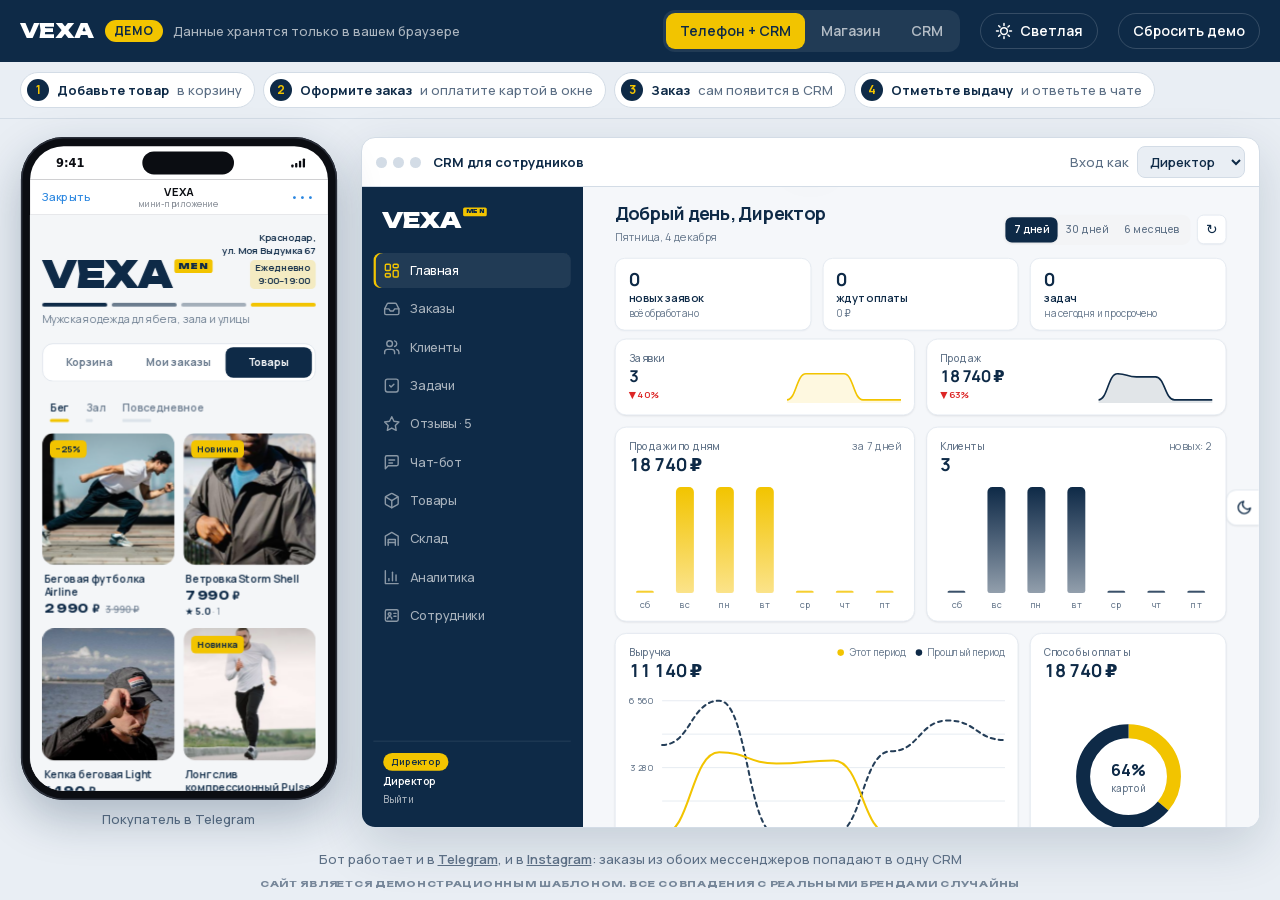
<file: demo/index.html>
<!DOCTYPE html>
<html lang="ru">
<head>
<meta charset="UTF-8">
<meta name="viewport" content="width=device-width, initial-scale=1, viewport-fit=cover">
<link rel="icon" href="data:,">
<title>VEXA — демо магазина и CRM</title>
<meta name="description" content="Живая демо-версия магазина VEXA в Telegram и CRM для сотрудников: слева телефон покупателя, справа CRM. Данные хранятся только в браузере.">
<!-- Шрифты те же, что у магазина (app/fonts) -->
<link rel="stylesheet" href="app/css/fonts.css?v=20261016e">
<link rel="stylesheet" href="split.css?v=20261020c">
<!-- Тема до отрисовки, чтобы страница не мигала: выбор посетителя, по умолчанию светлая -->
<script>try { document.documentElement.dataset.theme = JSON.parse(localStorage.getItem("vexademo_theme")) === "dark" ? "dark" : "light"; } catch (e) { document.documentElement.dataset.theme = "light"; }</script>
</head>
<body>
<!-- Демо: слева магазин в «телефоне», справа CRM. Оба экрана — страницы из app/, у них общая база в localStorage,
     поэтому заказ из магазина сразу появляется в CRM, а ответ менеджера — у покупателя. Живая база Supabase не используется. -->
<header class="top">
  <div class="top-brand">
    <span class="logo">VEXA</span>
    <span class="pill">демо</span>
    <span class="top-note">Данные хранятся только в вашем браузере</span>
  </div>
  <div class="views" role="group" aria-label="Что показать">
    <button type="button" data-view="both" aria-pressed="true"><span class="v-long">Телефон + CRM</span><span class="v-short">Оба</span></button>
    <button type="button" data-view="shop" aria-pressed="false">Магазин</button>
    <button type="button" data-view="crm" aria-pressed="false">CRM</button>
  </div>
  <button class="theme" id="theme" type="button" aria-pressed="false" title="Тема сайта">
    <svg class="i-sun" width="18" height="18" viewBox="0 0 24 24" fill="none" stroke="currentColor" stroke-width="2" stroke-linecap="round" aria-hidden="true"><circle cx="12" cy="12" r="4.5"/><path d="M12 2v2.5M12 19.5V22M2 12h2.5M19.5 12H22M4.9 4.9l1.8 1.8M17.3 17.3l1.8 1.8M4.9 19.1l1.8-1.8M17.3 6.7l1.8-1.8"/></svg>
    <svg class="i-moon" width="18" height="18" viewBox="0 0 24 24" fill="none" stroke="currentColor" stroke-width="2" stroke-linecap="round" stroke-linejoin="round" aria-hidden="true"><path d="M20.5 14.5A8.5 8.5 0 0 1 9.5 3.5a8.5 8.5 0 1 0 11 11z"/></svg>
    <span id="themeText">Светлая</span>
  </button>
  <button class="reset" id="reset" type="button">Сбросить демо</button>
</header>

<ol class="steps" id="steps">
  <li><b>Добавьте товар</b> в корзину</li>
  <li><b>Оформите заказ</b> и оплатите картой в окне</li>
  <li><b>Заказ</b> сам появится в CRM</li>
  <li><b>Отметьте выдачу</b> и ответьте в чате</li>
</ol>

<main class="stage" id="stage" data-view="both">
  <section class="pane pane-shop" aria-label="Магазин покупателя">
    <div class="phone-fit" id="phoneFit">
      <div class="phone" id="phone">
        <div class="phone-status" aria-hidden="true"><span>9:41</span><span class="notch"></span><span class="bars"><i></i><i></i><i></i><i></i></span></div>
        <div class="tg-head" aria-hidden="true">
          <span class="tg-close">Закрыть</span>
          <span class="tg-title">VEXA<small>мини-приложение</small></span>
          <span class="tg-dots">•••</span>
        </div>
        <iframe id="shopFrame" src="app/index.html?embed=1" title="Магазин VEXA (демо)"></iframe>
      </div>
    </div>
    <p class="caption">Покупатель в Telegram</p>
  </section>

  <section class="pane pane-crm" aria-label="CRM для сотрудников">
    <div class="crm-card">
      <div class="crm-bar">
        <span class="crm-dots" aria-hidden="true"><i></i><i></i><i></i></span>
        <span class="crm-title">CRM для сотрудников</span>
        <label class="role">Вход как
          <select id="role">
            <option value="demo-1">Директор</option>
            <option value="demo-2">Менеджер</option>
          </select>
        </label>
      </div>
      <div class="crm-fit" id="crmFit">
        <iframe id="crmFrame" src="app/crm.html?embed=1" title="CRM магазина VEXA (демо)"></iframe>
      </div>
    </div>
  </section>
</main>

<p class="bots">Бот работает и в <a href="https://t.me/myfirsttgminiapptemp_bot" target="_blank" rel="noopener">Telegram</a>, и в <a href="https://www.instagram.com/rasuldev_test?vrfl=ajlwMWUxeW41azdj" target="_blank" rel="noopener">Instagram</a>: заказы из обоих мессенджеров попадают в одну CRM</p>

<p class="disclaimer">Сайт является демонстрационным шаблоном. Все совпадения с реальными брендами случайны</p>

<script src="split.js?v=20261020c"></script>
</body>
</html>
</file>
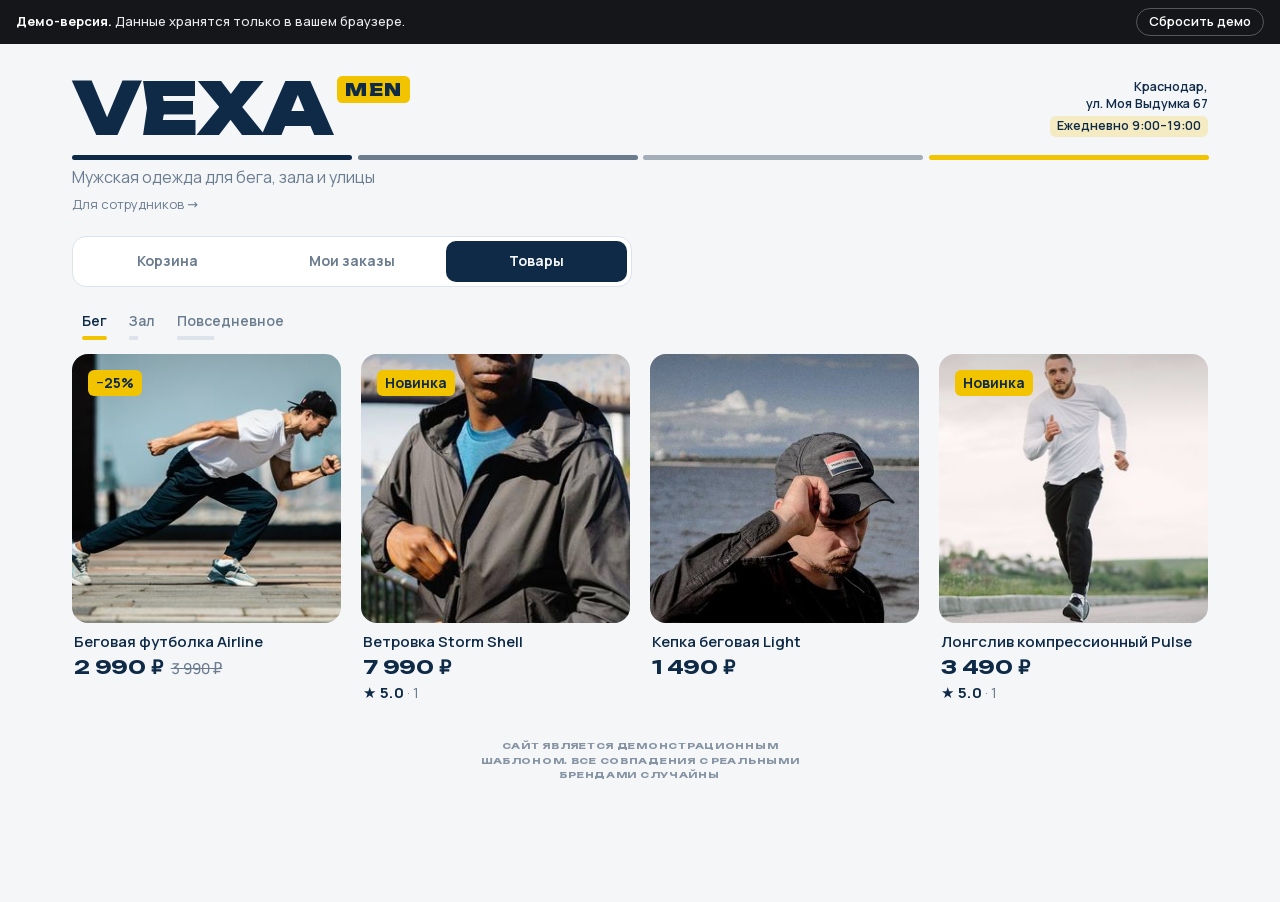
<file: demo/app/index.html>
<!DOCTYPE html>
<html lang="ru">
<head>
<meta charset="UTF-8">
<meta name="viewport" content="width=device-width, initial-scale=1, viewport-fit=cover">
<link rel="icon" href="data:,">
<title>VEXA — магазин (демо)</title>
<link rel="stylesheet" href="css/app.css?v=20261024a">
<link rel="stylesheet" href="css/chat.css?v=20261018v">
<link rel="stylesheet" href="css/orders.css?v=20261024a">
<!-- Шрифты лежат на сайте (fonts/); кириллицу просим сразу, чтобы текст не перерисовывался -->
<link rel="stylesheet" href="css/demo.css?v=20261018v">
<!-- Внутри страницы «телефон + CRM» (../index.html) своя полоса «Демо» не нужна: там общая -->
<script>
// Тема демо: светлая или тёмная, выбирается на странице «телефон + CRM» (../index.html) и общая для обеих половин
(function () {
  var root = document.documentElement;
  if (/[?&]embed=1/.test(location.search)) root.classList.add("demo-embed");
  function apply() {
    var theme = "light";
    try { theme = JSON.parse(localStorage.getItem("vexademo_theme")) || "light"; } catch (e) {}
    root.dataset.theme = theme === "dark" ? "dark" : "light";
  }
  apply();
  addEventListener("storage", function (e) { if (e.key === "vexademo_theme") apply(); });
})();
</script>
<link rel="stylesheet" href="css/fonts.css?v=20261018v">
<link rel="preload" href="fonts/manrope-cyrillic.woff2" as="font" type="font/woff2" crossorigin>
<link rel="preload" href="fonts/unbounded-cyrillic.woff2" as="font" type="font/woff2" crossorigin>
<!-- Свежие версии скриптов: модули ссылаются друг на друга с ?v=20261001b, а карта подменяет адрес на новый.
     При следующем обновлении сайта достаточно поменять версию справа (и у main.js ниже) — браузер и Telegram скачают файлы заново. -->
<script type="importmap">
{
  "imports": {
    "./js/cart.js?v=20261001b": "./js/cart.js?v=20261024a",
    "./js/catalog.js?v=20261001b": "./js/catalog.js?v=20261018v",
    "./js/chat.js?v=20261001b": "./js/chat.js?v=20261018v",
    "./js/config.js?v=20261001b": "./js/config.js?v=20261018v",
    "./js/core.js?v=20261001b": "./js/core.js?v=20261027t",
    "./js/demo.js?v=20261001b": "./js/demo.js?v=20261020d",
    "./js/data.js?v=20261001b": "./js/data.js?v=20261018v",
    "./js/github.js?v=20261001b": "./js/github.js?v=20261018v",
    "./js/main.js?v=20261001b": "./js/main.js?v=20261018v",
    "./js/nav.js?v=20261001b": "./js/nav.js?v=20261024a",
    "./js/photos.js?v=20261001b": "./js/photos.js?v=20261018v",
    "./js/shop.js?v=20261001b": "./js/shop.js?v=20261024a",
    "./js/reviews.js?v=20261001b": "./js/reviews.js?v=20261018v",
    "./js/state.js?v=20261001b": "./js/state.js?v=20261018v",
    "./js/supabase.js?v=20261001b": "./js/supabase.js?v=20261020f"
  }
}
</script>
<script type="module" src="js/main.js?v=20261018v"></script>
<link rel="modulepreload" href="js/config.js?v=20261018v">
<link rel="modulepreload" href="js/core.js?v=20261027t">
<link rel="modulepreload" href="js/data.js?v=20261018v">
<link rel="modulepreload" href="js/state.js?v=20261018v">
<link rel="modulepreload" href="js/catalog.js?v=20261018v">
<link rel="modulepreload" href="js/photos.js?v=20261018v">
<link rel="modulepreload" href="js/nav.js?v=20261024a">
<link rel="modulepreload" href="js/shop.js?v=20261024a">
<link rel="modulepreload" href="js/cart.js?v=20261024a">
<link rel="modulepreload" href="js/github.js?v=20261018v">
<link rel="modulepreload" href="js/supabase.js?v=20261020f">
<link rel="modulepreload" href="js/demo.js?v=20261020d">
<link rel="modulepreload" href="js/chat.js?v=20261018v">
</head>
<body>
<!-- Демо-версия: данные только в этом браузере (js/demo.js) -->
<div class="demo-bar" role="note"><span class="demo-bar-text"><b>Демо-версия.</b> Данные хранятся только в вашем браузере.</span>
  <span class="demo-bar-actions"><button id="demoReset" type="button">Сбросить демо</button></span></div>
<div class="wrap">
  <header class="hero">
    <div class="hero-top">
      <h1 class="brand">VEXA<span class="men">MEN</span></h1>
      <address class="shop" id="shopAddress"><span>Краснодар,<br>ул.&nbsp;Моя Выдумка&nbsp;67</span><span class="hours"><i>Ежедневно</i> <i>9:00–19:00</i></span></address>
    </div>
    <div class="lanes" aria-hidden="true"><span></span><span></span><span></span><span></span></div>
    <p class="tag" id="greeting">Мужская одежда для бега, зала и улицы</p>
    <a class="staff-entry" id="staffEntry" href="crm.html" hidden>Для сотрудников →</a>
  </header>

  <nav class="tabs" id="tabs" aria-label="Разделы">
    <button class="tab" data-tab="cart" aria-pressed="false">Корзина<span id="cartTabCount"></span></button>
    <button class="tab" data-tab="orders" aria-pressed="false">Мои заказы</button>
    <button class="tab" data-tab="shop" aria-pressed="true">Товары</button>
  </nav>
  <div id="shopPage">
    <div class="cats-bar">
      <nav class="cats" id="categories" aria-label="Категории"></nav>
    </div>
    <main class="grid" id="grid"></main>
  </div>
  <section class="page" id="cartPage" hidden></section>
  <section class="page" id="ordersPage" hidden></section>
  <p class="disclaimer">Сайт является демонстрационным шаблоном. Все совпадения с реальными брендами случайны</p>
</div>

<div class="cartbar" id="cartBar"><button id="cartBarButton"><span id="cartBarText">Корзина</span><span id="cartBarTotal"></span></button></div>

<div class="scrim" id="scrim"></div>
<section class="sheet" id="sheet" role="dialog" aria-modal="true">
  <button class="close" id="closeSheet" aria-label="Закрыть">✕</button>
  <div class="sheet-inner" id="sheetBody"></div>
</section>
<div class="toast" id="toast" role="status"></div>
</body>
</html>
</file>
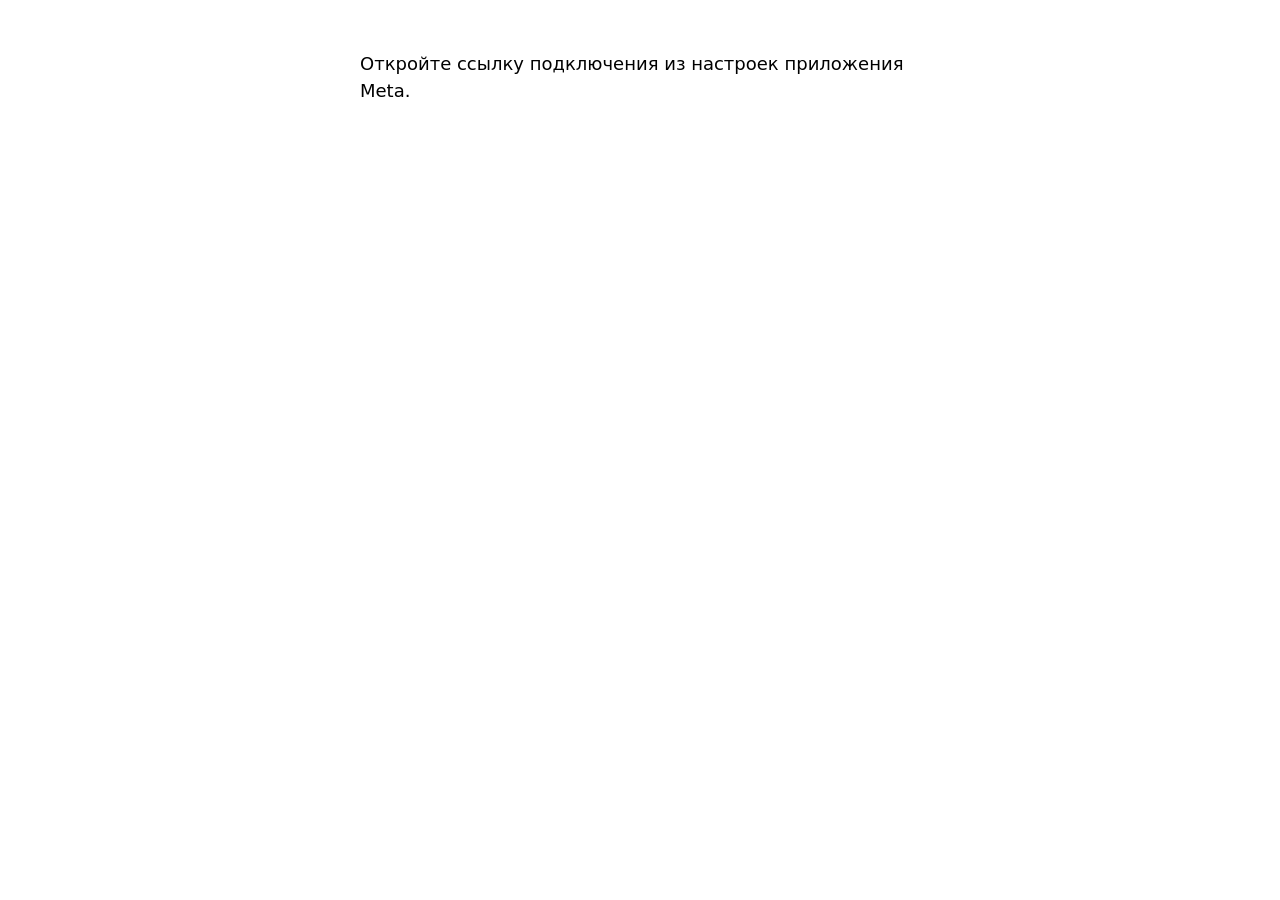
<file: ig-connected.html>
<!DOCTYPE html>
<html lang="ru">
<head>
<meta charset="UTF-8">
<meta name="viewport" content="width=device-width, initial-scale=1">
<title>VEXA — подключение Instagram</title>
<!-- Сюда функция instagram-bot отправляет после «Разрешить»: текст итога приходит в ?msg= -->
<style>
  :root { color-scheme: light dark; }
  body { margin: 0 auto; max-width: 560px; padding: 32px 16px; font: 18px/1.5 system-ui, sans-serif; background: Canvas; color: CanvasText; }
</style>
</head>
<body>
<p id="msg">Откройте ссылку подключения из настроек приложения Meta.</p>
<script>
  const msg = new URLSearchParams(location.search).get("msg");
  if (msg) document.getElementById("msg").textContent = msg;
</script>
</body>
</html>
</file>
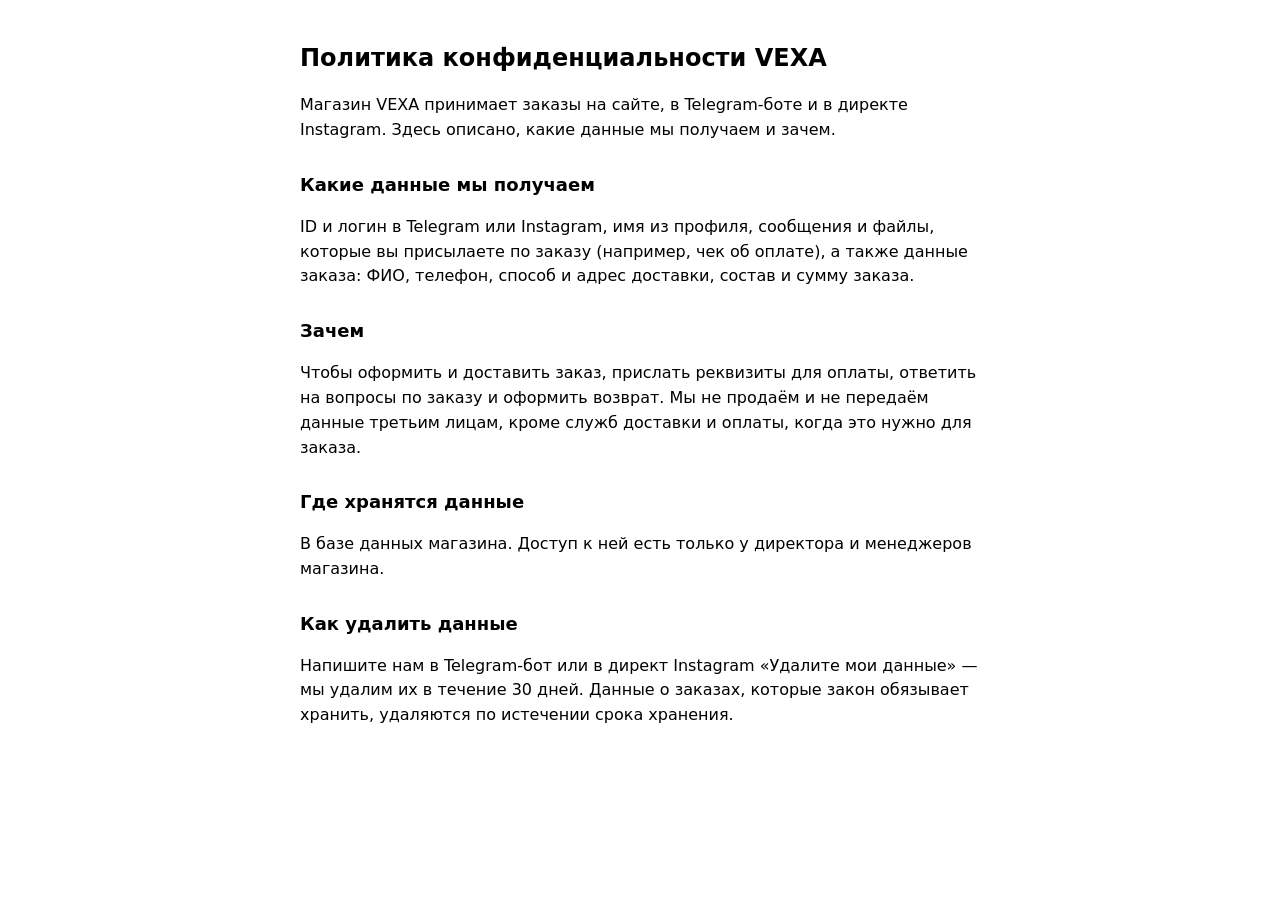
<file: privacy.html>
<!DOCTYPE html>
<html lang="ru">
<head>
<meta charset="UTF-8">
<meta name="viewport" content="width=device-width, initial-scale=1">
<title>VEXA — политика конфиденциальности</title>
<!-- Ссылка на эту страницу нужна приложению Meta (Instagram), чтобы перевести его в режим Live -->
<style>
  :root { color-scheme: light dark; }
  body { margin: 0 auto; max-width: 680px; padding: 24px 16px 48px; font: 16px/1.55 system-ui, sans-serif; background: Canvas; color: CanvasText; }
  h1 { font-size: 24px; } h2 { font-size: 18px; margin-top: 28px; }
</style>
</head>
<body>
<h1>Политика конфиденциальности VEXA</h1>
<p>Магазин VEXA принимает заказы на сайте, в Telegram-боте и в директе Instagram. Здесь описано, какие данные мы получаем и зачем.</p>

<h2>Какие данные мы получаем</h2>
<p>ID и логин в Telegram или Instagram, имя из профиля, сообщения и файлы, которые вы присылаете по заказу (например, чек об оплате),
а также данные заказа: ФИО, телефон, способ и адрес доставки, состав и сумму заказа.</p>

<h2>Зачем</h2>
<p>Чтобы оформить и доставить заказ, прислать реквизиты для оплаты, ответить на вопросы по заказу и оформить возврат.
Мы не продаём и не передаём данные третьим лицам, кроме служб доставки и оплаты, когда это нужно для заказа.</p>

<h2>Где хранятся данные</h2>
<p>В базе данных магазина. Доступ к ней есть только у директора и менеджеров магазина.</p>

<h2>Как удалить данные</h2>
<p>Напишите нам в Telegram-бот или в директ Instagram «Удалите мои данные» — мы удалим их в течение 30 дней.
Данные о заказах, которые закон обязывает хранить, удаляются по истечении срока хранения.</p>
</body>
</html>
</file>
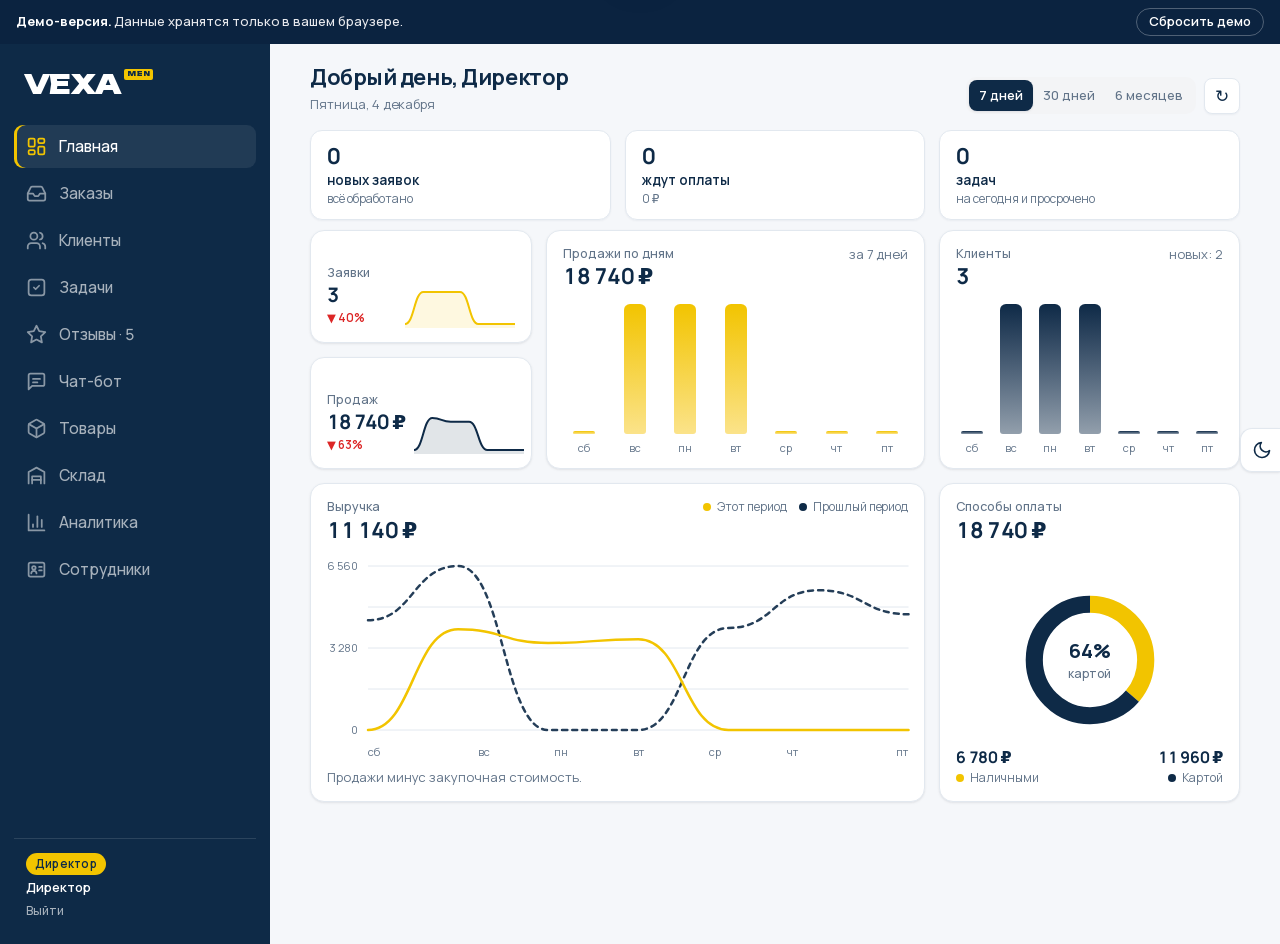
<file: demo/app/crm.html>
<!DOCTYPE html>
<html lang="ru" class="staff-mode">
<head>
<meta charset="UTF-8">
<meta name="viewport" content="width=device-width, initial-scale=1, viewport-fit=cover">
<meta name="robots" content="noindex">
<link rel="icon" href="data:,">
<title>VEXA · CRM (демо)</title>
<link rel="stylesheet" href="css/app.css?v=20261024a">
<link rel="stylesheet" href="css/chat.css?v=20261018v">
<link rel="stylesheet" href="css/orders.css?v=20261024a">
<link rel="stylesheet" href="css/staff.css?v=20261027a">
<!-- Шрифты лежат на сайте (fonts/); кириллицу просим сразу, чтобы текст не перерисовывался -->
<link rel="stylesheet" href="css/demo.css?v=20261018v">
<!-- Внутри страницы «телефон + CRM» (../index.html) своя полоса «Демо» не нужна: там общая -->
<script>
// Тема демо: светлая или тёмная, выбирается на странице «телефон + CRM» (../index.html) и общая для обеих половин
(function () {
  var root = document.documentElement;
  if (/[?&]embed=1/.test(location.search)) root.classList.add("demo-embed");
  function apply() {
    var theme = "light";
    try { theme = JSON.parse(localStorage.getItem("vexademo_theme")) || "light"; } catch (e) {}
    root.dataset.theme = theme === "dark" ? "dark" : "light";
  }
  apply();
  addEventListener("storage", function (e) { if (e.key === "vexademo_theme") apply(); });
})();
</script>
<!-- Кнопка темы справа сбоку; пишет тот же ключ, что и переключатель на странице «телефон + CRM» -->
<script src="js/theme-toggle.js?v=20261027t" data-key="vexademo_theme"></script>
<link rel="stylesheet" href="css/fonts.css?v=20261018v">
<link rel="preload" href="fonts/manrope-cyrillic.woff2" as="font" type="font/woff2" crossorigin>
<link rel="preload" href="fonts/unbounded-cyrillic.woff2" as="font" type="font/woff2" crossorigin>
<!-- Страница сотрудников (директор и менеджеры). Магазин для покупателей — index.html.
     Свежие версии скриптов: модули ссылаются друг на друга с ?v=20261001b, а карта подменяет адрес на новый.
     При следующем обновлении сайта достаточно поменять версию справа (и у main.js ниже) — браузер и Telegram скачают файлы заново. -->
<script type="importmap">
{
  "imports": {
    "./js/admin-analytics.js?v=20261001b": "./js/admin-analytics.js?v=20261018v",
    "./js/admin-customers.js?v=20261001b": "./js/admin-customers.js?v=20261018v",
    "./js/admin-tasks.js?v=20261001b": "./js/admin-tasks.js?v=20261018v",
    "./js/admin-reviews.js?v=20261001b": "./js/admin-reviews.js?v=20261018v",
    "./js/admin-chatbot.js?v=20261001b": "./js/admin-chatbot.js?v=20261027a",
    "./js/admin-warehouse.js?v=20261001b": "./js/admin-warehouse.js?v=20261018v",
    "./js/reviews.js?v=20261001b": "./js/reviews.js?v=20261018v",
    "./js/crm.js?v=20261001b": "./js/crm.js?v=20261027a",
    "./js/admin-dashboard.js?v=20261001b": "./js/admin-dashboard.js?v=20261018v",
    "./js/admin-export.js?v=20261001b": "./js/admin-export.js?v=20261018v",
    "./js/admin-bar-sort.js?v=20261001b": "./js/admin-bar-sort.js?v=20261018v",
    "./js/admin-orders.js?v=20261001b": "./js/admin-orders.js?v=20261020c",
    "./js/admin-products.js?v=20261001b": "./js/admin-products.js?v=20261018v",
    "./js/admin-staff.js?v=20261001b": "./js/admin-staff.js?v=20261018v",
    "./js/cart.js?v=20261001b": "./js/cart.js?v=20261024a",
    "./js/catalog.js?v=20261001b": "./js/catalog.js?v=20261018v",
    "./js/chat.js?v=20261001b": "./js/chat.js?v=20261018v",
    "./js/config.js?v=20261001b": "./js/config.js?v=20261018v",
    "./js/core.js?v=20261001b": "./js/core.js?v=20261027t",
    "./js/demo.js?v=20261001b": "./js/demo.js?v=20261020d",
    "./js/data.js?v=20261001b": "./js/data.js?v=20261018v",
    "./js/github.js?v=20261001b": "./js/github.js?v=20261018v",
    "./js/main.js?v=20261001b": "./js/main.js?v=20261018v",
    "./js/nav.js?v=20261001b": "./js/nav.js?v=20261024a",
    "./js/photos.js?v=20261001b": "./js/photos.js?v=20261018v",
    "./js/roles.js?v=20261001b": "./js/roles.js?v=20261018v",
    "./js/shop.js?v=20261001b": "./js/shop.js?v=20261024a",
    "./js/sort.js?v=20261001b": "./js/sort.js?v=20261018v",
    "./js/staff-access.js?v=20261001b": "./js/staff-access.js?v=20261018v",
    "./js/staff-login.js?v=20261001b": "./js/staff-login.js?v=20261018v",
    "./js/state.js?v=20261001b": "./js/state.js?v=20261018v",
    "./js/supabase.js?v=20261001b": "./js/supabase.js?v=20261020f"
  }
}
</script>
<script type="module" src="js/crm.js?v=20261027a"></script>
<link rel="modulepreload" href="js/config.js?v=20261018v">
<link rel="modulepreload" href="js/core.js?v=20261027t">
<link rel="modulepreload" href="js/data.js?v=20261018v">
<link rel="modulepreload" href="js/state.js?v=20261018v">
<link rel="modulepreload" href="js/catalog.js?v=20261018v">
<link rel="modulepreload" href="js/photos.js?v=20261018v">
<link rel="modulepreload" href="js/nav.js?v=20261024a">
<link rel="modulepreload" href="js/shop.js?v=20261024a">
<link rel="modulepreload" href="js/cart.js?v=20261024a">
<link rel="modulepreload" href="js/admin-products.js?v=20261018v">
<link rel="modulepreload" href="js/admin-orders.js?v=20261020c">
<link rel="modulepreload" href="js/github.js?v=20261018v">
<link rel="modulepreload" href="js/roles.js?v=20261018v">
<link rel="modulepreload" href="js/staff-access.js?v=20261018v">
<link rel="modulepreload" href="js/admin-staff.js?v=20261018v">
<link rel="modulepreload" href="js/supabase.js?v=20261020f">
<link rel="modulepreload" href="js/demo.js?v=20261020d">
<link rel="modulepreload" href="js/chat.js?v=20261018v">
<link rel="modulepreload" href="js/staff-login.js?v=20261018v">
</head>
<body>
<!-- Демо-версия: данные только в этом браузере (js/demo.js) -->
<div class="demo-bar" role="note"><span class="demo-bar-text"><b>Демо-версия.</b> Данные хранятся только в вашем браузере.</span>
  <span class="demo-bar-actions"><button id="demoReset" type="button">Сбросить демо</button></span></div>
<div class="wrap">
  <header class="hero">
    <div class="hero-top">
      <h1 class="brand">VEXA<span class="men">MEN</span></h1>
      <div class="staff-badge" id="staffBadge" hidden></div>
    </div>
    <div class="lanes" aria-hidden="true"><span></span><span></span><span></span><span></span></div>
    <p class="tag" id="greeting">Мужская одежда для бега, зала и улицы</p>
    <div class="admin-bar" id="adminBar" hidden>
      <button class="admin-btn" id="adminHomeButton" hidden>Главная</button>
      <button class="admin-btn" id="adminOrdersButton">Заказы</button>
      <button class="admin-btn" id="adminCustomersButton" hidden>Клиенты</button>
      <button class="admin-btn" id="adminTasksButton" hidden>Задачи</button>
      <button class="admin-btn" id="adminReviewsButton" hidden>Отзывы</button>
      <button class="admin-btn" id="adminChatbotButton" hidden>Чат-бот</button>
      <button class="admin-btn" id="adminProductsButton">Товары</button>
      <button class="admin-btn" id="adminWarehouseButton" hidden>Склад</button>
      <button class="admin-btn" id="adminAnalyticsButton" hidden>Аналитика</button>
      <button class="admin-btn" id="adminStaffButton" hidden>Сотрудники</button>
    </div>
  </header>

  <nav class="tabs" id="tabs" aria-label="Разделы">
    <button class="tab" data-tab="cart" aria-pressed="false">Корзина<span id="cartTabCount"></span></button>
    <button class="tab" data-tab="orders" aria-pressed="false">Мои заказы</button>
    <button class="tab" data-tab="shop" aria-pressed="true">Товары</button>
  </nav>
  <div id="shopPage">
    <div class="cats-bar">
      <nav class="cats" id="categories" aria-label="Категории"></nav>
      <div class="cat-tools">
        <button class="ghost" id="hiddenProductsButton" hidden>Удалённые</button>
        <button class="primary" id="addProductButton" hidden>+ Добавить</button>
      </div>
    </div>
    <main class="grid" id="grid"></main>
  </div>
  <section class="page" id="cartPage" hidden></section>
  <section class="page" id="ordersPage" hidden></section>
</div>

<div class="cartbar" id="cartBar"><button id="cartBarButton"><span id="cartBarText">Корзина</span><span id="cartBarTotal"></span></button></div>

<div class="scrim" id="scrim"></div>
<section class="sheet" id="sheet" role="dialog" aria-modal="true">
  <button class="close" id="closeSheet" aria-label="Закрыть">✕</button>
  <div class="sheet-inner" id="sheetBody"></div>
</section>
<div class="toast" id="toast" role="status"></div>
</body>
</html>
</file>
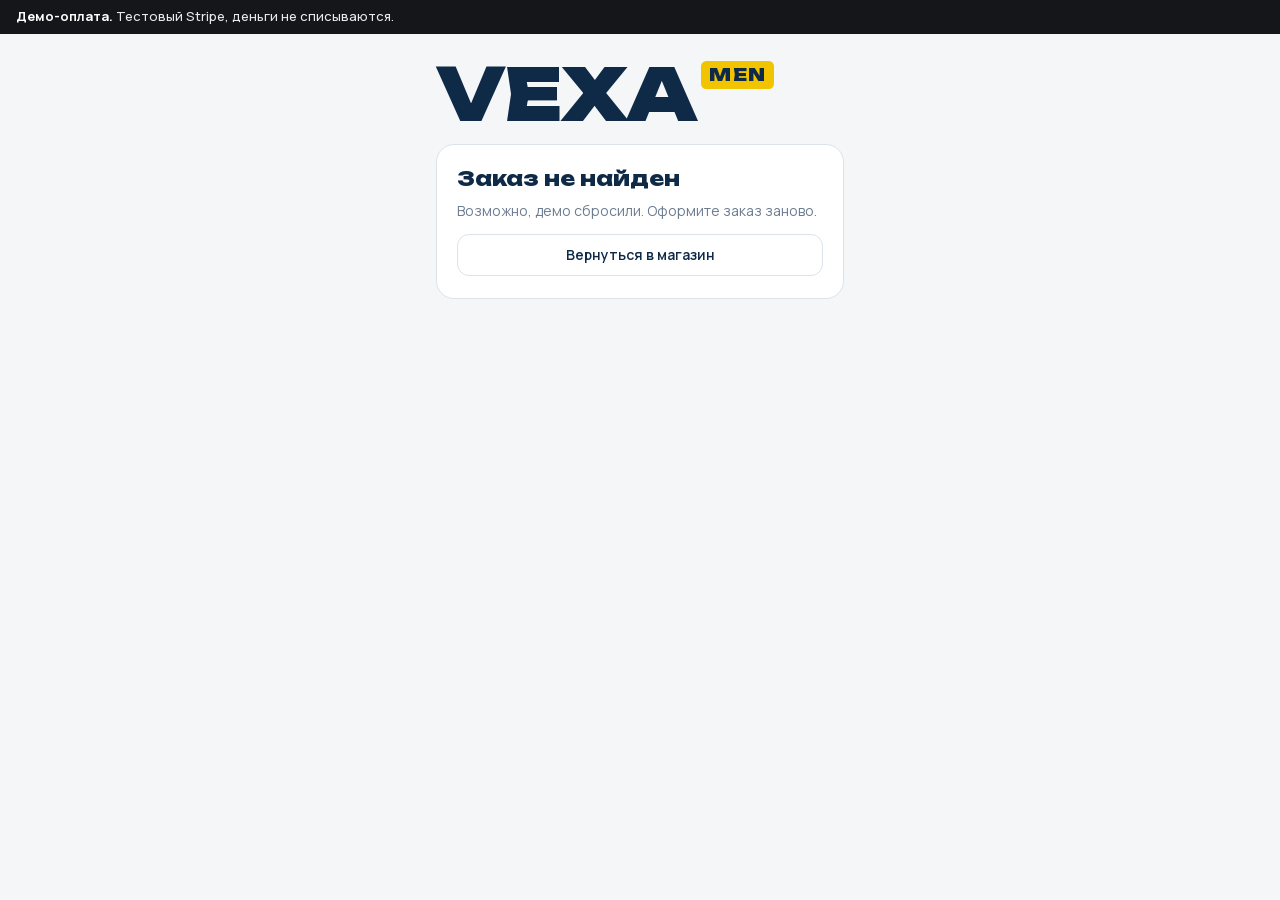
<file: demo/app/pay.html>
<!DOCTYPE html>
<html lang="ru">
<head>
<meta charset="UTF-8">
<meta name="viewport" content="width=device-width, initial-scale=1, viewport-fit=cover">
<link rel="icon" href="data:,">
<title>VEXA — демо-оплата</title>
<link rel="stylesheet" href="css/fonts.css?v=20261018v">
<link rel="stylesheet" href="css/app.css?v=20261024a">
<link rel="stylesheet" href="css/demo.css?v=20261018v">
<script>
// Тема та же, что у демо магазина и CRM
(function () {
  var theme = "light";
  try { theme = JSON.parse(localStorage.getItem("vexademo_theme")) || "light"; } catch (e) {}
  document.documentElement.dataset.theme = theme === "dark" ? "dark" : "light";
})();
</script>
<style>
  .pay-wrap { max-width: 440px; margin: 0 auto; padding: 28px 16px 60px; }
  .pay-card { background: var(--surface); border: 1px solid var(--line); border-radius: 18px; padding: 22px 20px; margin-top: 18px; }
  .pay-card h2 { font: 800 20px/1.2 var(--display); margin: 0 0 6px; }
  .pay-sum { font: 800 32px/1.1 var(--display); margin: 14px 0 4px; }
  .pay-note { color: var(--muted); font-size: 14px; margin: 10px 0 0; }
  .pay-ok { color: var(--ok); }
  .pay-wrap .ghost { width: 100%; }
</style>
<!-- Модули ссылаются друг на друга с ?v=20261001b, карта подменяет адрес на свежий -->
<script type="importmap">
{
  "imports": {
    "./js/config.js?v=20261001b": "./js/config.js?v=20261018v",
    "./js/core.js?v=20261001b": "./js/core.js?v=20261027t",
    "./js/data.js?v=20261001b": "./js/data.js?v=20261018v",
    "./js/demo.js?v=20261001b": "./js/demo.js?v=20261020d"
  }
}
</script>
<script type="module" src="js/pay.js?v=20261018v"></script>
</head>
<body>
<!-- Демо-версия: сюда Stripe возвращает после тестовой оплаты; открытая напрямую — сразу ведёт на Stripe -->
<div class="demo-bar" role="note"><span class="demo-bar-text"><b>Демо-оплата.</b> Тестовый Stripe, деньги не списываются.</span></div>
<main class="pay-wrap">
  <h1 class="brand">VEXA<span class="men">MEN</span></h1>
  <section class="pay-card" id="payCard" aria-live="polite"><p class="pay-note">Загружаем заказ…</p></section>
</main>
</body>
</html>
</file>
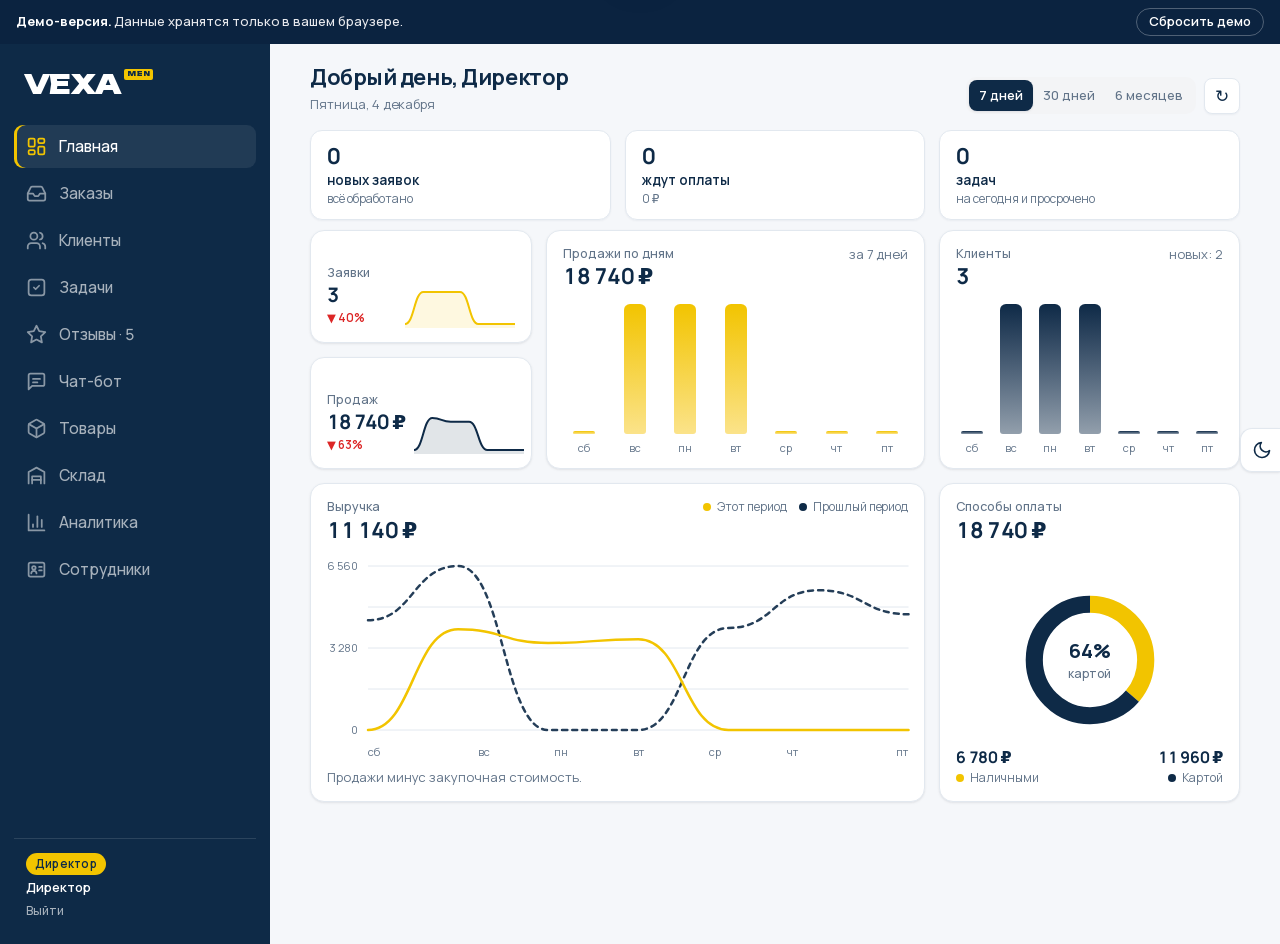
<file: demo/app/staff.html>
<!DOCTYPE html>
<html lang="ru">
<head>
<meta charset="UTF-8">
<meta name="viewport" content="width=device-width, initial-scale=1">
<meta name="robots" content="noindex">
<title>VEXA — вход для сотрудников</title>
<!-- Ссылка для сотрудников: открывает CRM с формой входа по логину и паролю -->
<script>location.replace("./crm.html");</script>
<meta http-equiv="refresh" content="0; url=./crm.html">
</head>
<body><a href="./crm.html">Вход для сотрудников</a></body>
</html>
</file>
<file: demo/app/css/fonts.css>
/* Шрифты лежат на самом сайте (fonts/), без запросов к Google Fonts: быстрее первый запуск, меньше зависимостей.
   Оба шрифта переменные — один файл на все начертания. Кириллица и латиница отдельно: браузер скачает только нужное. */
@font-face { font-family: "Manrope"; font-style: normal; font-weight: 400 700; font-display: swap;
  src: url("../fonts/manrope-cyrillic.woff2") format("woff2"); unicode-range: U+0301, U+0400-045F, U+0490-0491, U+04B0-04B1, U+2116; }
@font-face { font-family: "Manrope"; font-style: normal; font-weight: 400 700; font-display: swap;
  src: url("../fonts/manrope-latin.woff2") format("woff2"); unicode-range: U+0000-00FF, U+0131, U+0152-0153, U+02BB-02BC, U+02C6, U+02DA, U+02DC, U+0304, U+0308, U+0329, U+2000-206F, U+20AC, U+2122, U+2191, U+2193, U+2212, U+2215, U+FEFF, U+FFFD; }
@font-face { font-family: "Unbounded"; font-style: normal; font-weight: 700 900; font-display: swap;
  src: url("../fonts/unbounded-cyrillic.woff2") format("woff2"); unicode-range: U+0301, U+0400-045F, U+0490-0491, U+04B0-04B1, U+2116; }
@font-face { font-family: "Unbounded"; font-style: normal; font-weight: 700 900; font-display: swap;
  src: url("../fonts/unbounded-latin.woff2") format("woff2"); unicode-range: U+0000-00FF, U+0131, U+0152-0153, U+02BB-02BC, U+02C6, U+02DA, U+02DC, U+0304, U+0308, U+0329, U+2000-206F, U+20AC, U+2122, U+2191, U+2193, U+2212, U+2215, U+FEFF, U+FFFD; }
</file>
<file: demo/split.css>
/* Демо «телефон + CRM»: цвета панели VEXA (тёмно-синий и жёлтый) */
:root {
  --bg: #E9EEF4; --ink: #0E2A47; --muted: #5B6E84; --line: #D3DCE6; --surface: #FFFFFF;
  --nav: #0E2A47; --nav-ink: #FFFFFF; --nav-muted: rgba(255, 255, 255, .66); --nav-line: rgba(255, 255, 255, .16);
  --accent: #F2C400; --accent-ink: #0E2A47; --bezel: #0B0D12;
  --tg-bg: #FFFFFF; --tg-ink: #0B0D12; --tg-line: #E6E8EC; --tg-muted: #8A9099; --tg-link: #2A86E0; --app-bg: #F5F7FA;
  --gutter: 20px;
  color-scheme: light;
}
:root[data-theme="dark"] {
  --bg: #07111C; --ink: #EAF1F8; --muted: #8FA2B6; --line: #1E3248; --surface: #12233A; --nav: #0B1D31;
  --tg-bg: #17212B; --tg-ink: #F5F5F5; --tg-line: #0E1621; --tg-muted: #708499; --tg-link: #6AB3F3; --app-bg: #0A1522;
  color-scheme: dark;
}

* { box-sizing: border-box; }
html, body { height: 100%; }
body {
  margin: 0; display: flex; flex-direction: column; min-height: 100dvh; height: 100dvh; overflow: hidden;
  background: var(--bg); color: var(--ink);
  font: 500 14px/1.4 Manrope, system-ui, -apple-system, "Segoe UI", sans-serif;
}
button, select { font: inherit; color: inherit; }
a { color: inherit; }

/* ---------- Верхняя полоса ---------- */
.top {
  display: flex; align-items: center; gap: 12px 20px; padding: 10px var(--gutter);
  background: var(--nav); color: var(--nav-ink);
}
.top-brand { display: flex; align-items: center; gap: 10px; min-width: 0; flex: 1 1 auto; }
.logo { font: 900 20px/1 Unbounded, Manrope, sans-serif; letter-spacing: .02em; }
.pill {
  padding: 3px 9px; border-radius: 999px; background: var(--accent); color: var(--accent-ink);
  font-weight: 700; font-size: 12px; text-transform: uppercase; letter-spacing: .06em;
}
.top-note { color: var(--nav-muted); font-size: 13px; white-space: nowrap; overflow: hidden; text-overflow: ellipsis; }

.views { display: flex; padding: 3px; gap: 2px; border-radius: 12px; background: rgba(255, 255, 255, .08); }
.views button {
  border: 0; background: transparent; color: var(--nav-muted); padding: 7px 14px; border-radius: 9px;
  font-weight: 600; cursor: pointer; white-space: nowrap; min-height: 36px;
}
.views button:hover { color: var(--nav-ink); }
.views button[aria-pressed="true"] { background: var(--accent); color: var(--accent-ink); }
.v-short { display: none; }

.reset {
  border: 1px solid var(--nav-line); background: transparent; color: var(--nav-ink);
  padding: 7px 14px; border-radius: 999px; font-weight: 600; cursor: pointer; white-space: nowrap; min-height: 36px;
}
.reset:hover, .theme:hover { border-color: rgba(255, 255, 255, .5); }
.theme {
  display: inline-flex; align-items: center; gap: 7px; border: 1px solid var(--nav-line); background: transparent;
  color: var(--nav-ink); padding: 7px 14px; border-radius: 999px; font-weight: 600; cursor: pointer; white-space: nowrap; min-height: 36px;
}
.theme .i-moon, .theme[aria-pressed="true"] .i-sun { display: none; }
.theme[aria-pressed="true"] .i-moon { display: block; }
.reset[data-armed] { background: #E8392E; border-color: #E8392E; }
:focus-visible { outline: 2px solid var(--accent); outline-offset: 2px; }

/* ---------- Шаги ---------- */
.steps {
  display: flex; gap: 8px; margin: 0; padding: 10px var(--gutter); list-style: none; counter-reset: step;
  overflow-x: auto; scrollbar-width: none; border-bottom: 1px solid var(--line);
}
.steps::-webkit-scrollbar { display: none; }
.steps li {
  counter-increment: step; display: flex; align-items: center; gap: 8px; flex: 0 0 auto;
  padding: 6px 12px 6px 6px; border-radius: 999px; background: var(--surface); border: 1px solid var(--line);
  font-size: 13px; color: var(--muted); white-space: nowrap;
}
.steps li::before {
  content: counter(step); display: grid; place-items: center; width: 22px; height: 22px; border-radius: 50%;
  background: var(--nav); color: var(--accent); font-weight: 700; font-size: 12px;
}
.steps b { color: var(--ink); font-weight: 700; }

/* ---------- Сцена ---------- */
.stage { flex: 1 1 auto; min-height: 0; display: flex; gap: 24px; padding: 18px var(--gutter); }
.pane { min-width: 0; min-height: 0; display: flex; flex-direction: column; }
.pane-shop { flex: 0 0 auto; align-items: center; }
.pane-crm { flex: 1 1 auto; }
.stage[data-view="shop"] .pane-crm, .stage[data-view="crm"] .pane-shop { display: none; }
.stage[data-view="shop"] .pane-shop { flex: 1 1 auto; }

.disclaimer { flex: none; margin: 0; padding: 0 var(--gutter) 10px; text-align: center; color: var(--muted); opacity: .8;
  font: 700 9px/1.5 Unbounded, Manrope, sans-serif; letter-spacing: .08em; text-transform: uppercase; }
.caption { margin: 10px 0 0; font-size: 13px; color: var(--muted); text-align: center; }

/* Телефон: 390×844, масштабируется по высоте сцены (split.js задаёт --s) */
.phone-fit { flex: 1 1 auto; min-height: 0; width: 100%; display: flex; justify-content: center; }
.phone {
  --s: 1;
  position: relative; flex: none; width: 414px; height: 868px; padding: 12px; border-radius: 56px;
  background: var(--bezel); box-shadow: 0 0 0 2px #2A2F3A inset, 0 24px 60px rgba(14, 42, 71, .28);
  transform: scale(var(--s)); transform-origin: top center;
  margin-bottom: calc((var(--s) - 1) * 868px); /* место под уменьшенный телефон */
  display: flex; flex-direction: column; overflow: hidden;
}
.phone > * { flex: none; }
.phone-status {
  display: flex; align-items: center; justify-content: space-between; height: 44px; padding: 0 30px 0 34px;
  background: var(--tg-bg); color: var(--tg-ink); border-radius: 44px 44px 0 0; font: 600 15px/1 system-ui, sans-serif;
}
.notch { width: 120px; height: 30px; border-radius: 20px; background: var(--bezel); }
.bars { display: flex; align-items: flex-end; gap: 2px; height: 12px; }
.bars i { width: 3px; background: currentColor; border-radius: 1px; }
.bars i:nth-child(1) { height: 4px; } .bars i:nth-child(2) { height: 6px; } .bars i:nth-child(3) { height: 9px; } .bars i:nth-child(4) { height: 12px; }
.tg-head {
  display: grid; grid-template-columns: 1fr auto 1fr; align-items: center; height: 46px; padding: 0 16px;
  background: var(--tg-bg); color: var(--tg-ink); border-bottom: 1px solid var(--tg-line); font-size: 15px;
}
.tg-close { color: var(--tg-link); }
.tg-title { text-align: center; font-weight: 700; line-height: 1.1; }
.tg-title small { display: block; font-weight: 500; font-size: 11px; color: var(--tg-muted); }
.tg-dots { text-align: right; color: var(--tg-link); letter-spacing: 1px; }
.phone iframe {
  flex: 1 1 auto; width: 390px; border: 0; background: var(--app-bg); display: block; border-radius: 0 0 44px 44px;
}

/* CRM: окно браузера; при узкой сцене страница рисуется шире и уменьшается (split.js) */
.crm-card {
  flex: 1 1 auto; min-height: 0; display: flex; flex-direction: column; overflow: hidden;
  border-radius: 14px; background: var(--surface); border: 1px solid var(--line);
  box-shadow: 0 18px 50px rgba(14, 42, 71, .16);
}
.crm-bar {
  display: flex; align-items: center; gap: 12px; padding: 8px 14px; border-bottom: 1px solid var(--line); font-size: 13px;
}
.crm-dots { display: flex; gap: 6px; }
.crm-dots i { width: 11px; height: 11px; border-radius: 50%; background: var(--line); }
.crm-title { font-weight: 700; flex: 1 1 auto; min-width: 0; white-space: nowrap; overflow: hidden; text-overflow: ellipsis; }
.role { display: flex; align-items: center; gap: 8px; color: var(--muted); white-space: nowrap; }
.role select {
  border: 1px solid var(--line); background: var(--bg); color: var(--ink); border-radius: 8px;
  padding: 5px 8px; font-weight: 600; min-height: 32px; cursor: pointer;
}
.crm-fit { position: relative; flex: 1 1 auto; min-height: 0; overflow: hidden; }
.crm-fit iframe {
  position: absolute; top: 0; left: 0; width: 100%; height: 100%; border: 0; background: var(--app-bg);
  transform-origin: top left;
}

/* ---------- Инструкция: три видео на одном экране ---------- */
.guide { flex: 1 1 auto; min-height: 0; overflow-y: auto; padding: 14px var(--gutter); }
.guide[hidden], .stage[hidden], .steps[hidden] { display: none; }
.guide-in { height: 100%; display: flex; flex-direction: column; justify-content: center; max-width: 1360px; margin: 0 auto; }
.guide-tabs { display: none; }
.guide-row { display: flex; gap: 20px; align-items: flex-start; justify-content: center; min-height: 0; }
.g-fig { margin: 0; min-width: 0; display: flex; flex-direction: column; gap: 10px; --vh: min(calc(100dvh - 215px), 640px); }
.g-fig figcaption { display: grid; gap: 2px; font-size: 13px; color: var(--muted); line-height: 1.35; }
.g-fig figcaption b { color: var(--ink); font-size: 14.5px; }
.g-fig video { display: block; height: var(--vh); width: auto; max-width: 100%; border-radius: 14px; background: #0E2A47; box-shadow: 0 14px 36px rgba(14, 42, 71, .18); }
.g-fig:not(.wide) { flex: 0 1 calc(var(--vh) * .417); }
.g-fig:not(.wide) video { width: calc(var(--vh) * .417); object-fit: contain; }
.g-fig.wide { flex: 1 1 0; }
.g-fig.wide video { width: 100%; height: auto; max-height: var(--vh); }

/* ---------- Телефон и планшет: один экран за раз, без рамки телефона ---------- */
@media (max-width: 899px) {
  :root { --gutter: 16px; }
  .top { flex-wrap: wrap; padding-top: 8px; padding-bottom: 8px; }
  .top-note { display: none; }
  .views { order: 3; width: 100%; }
  .theme span { display: none; }
  .theme { padding: 7px 10px; }
  .views button { flex: 1 1 0; }
  .views button[data-view="both"] { display: none; }
  .steps { display: none; }
  .guide { padding: 12px var(--gutter); }
  .guide-in { justify-content: flex-start; gap: 12px; }
  .guide-tabs { display: flex; gap: 6px; }
  .guide-tabs button { flex: 1; border: 1px solid var(--line); background: var(--surface); border-radius: 999px; padding: 8px 6px; font-weight: 600; cursor: pointer; }
  .guide-tabs button[aria-pressed="true"] { background: var(--nav); color: var(--accent); border-color: var(--nav); }
  .guide-row { display: block; }
  .g-fig { --vh: min(calc(100dvh - 300px), 520px); align-items: center; }
  .g-fig, .g-fig.wide { display: none; }
  .guide-row[data-active="ig"] [data-g="ig"], .guide-row[data-active="tg"] [data-g="tg"], .guide-row[data-active="crm"] [data-g="crm"] { display: flex; }
  .g-fig figcaption { text-align: center; }
  .g-fig.wide video { width: 100%; max-height: none; height: auto; }
  .stage { padding: 0; gap: 0; }
  .stage[data-view="both"] .pane-crm { display: none; }
  .stage .pane-shop { flex: 1 1 auto; }
  .phone-fit { display: block; }
  .phone {
    width: 100%; height: 100%; padding: 0; border-radius: 0; background: none; box-shadow: none;
    transform: none; margin: 0;
  }
  .phone-status, .tg-head, .caption { display: none; }
  .phone iframe { width: 100%; height: 100%; border-radius: 0; }
  .crm-card { border-radius: 0; border: 0; box-shadow: none; }
  .crm-dots { display: none; }
}

.bots { flex: none; margin: 0; padding: 4px var(--gutter) 8px; text-align: center; color: var(--muted); font-size: 13px; }
.bots a { color: inherit; font-weight: 600; text-decoration: underline; }
</file>
<file: demo/app/css/app.css>
/* ---------- Цвета и основа ---------- */
:root {
  --bg: #F4F6F8; --surface: #FFFFFF; --ink: #0E2A47; --muted: #6B7C8F; --line: #DCE3EA;
  --accent: #F2C400; --accent-ink: #0E2A47; --lane: #0E2A47; --ok: #1C8C5E; --danger: #E0344B;
  --ease: cubic-bezier(.2,.8,.2,1);
  --display: "Unbounded", "Arial Black", sans-serif;
  box-sizing: border-box;
  padding-top: env(safe-area-inset-top, 0px);
  padding-bottom: env(safe-area-inset-bottom, 0px);
}
@media (prefers-color-scheme: dark) {
  :root:not([data-theme="light"]) { --bg: #0A1522; --surface: #12233A; --ink: #EAF1F8; --muted: #8FA2B6; --line: #22384F; --accent-ink: #0A1522; --lane: #F2C400; }
}
:root[data-theme="dark"] { --bg: #0A1522; --surface: #12233A; --ink: #EAF1F8; --muted: #8FA2B6; --line: #22384F; --accent-ink: #0A1522; --lane: #F2C400; }
*, *::before, *::after { box-sizing: inherit; }
html { scroll-padding-top: env(safe-area-inset-top, 0px); }
body { margin: 0; background: var(--bg); color: var(--ink); font: 15px/1.45 "Manrope", system-ui, -apple-system, "Segoe UI", Roboto, sans-serif; -webkit-tap-highlight-color: transparent; }
button { font: inherit; color: inherit; cursor: pointer; }
:focus-visible { outline: 2px solid var(--accent); outline-offset: 2px; }
[hidden] { display: none !important; }
.in-telegram .browser-only { display: none; }
.wrap { max-width: 560px; margin: 0 auto; padding: 0 16px 120px; }

/* ---------- Шапка: название как дорожки стадиона ---------- */
.hero { padding: 22px 0 8px; container-type: inline-size; }
.hero-top { display: flex; align-items: flex-end; justify-content: space-between; gap: 12px; min-width: 0; }
.brand { font: 900 clamp(38px, calc(12.5vw / var(--fit, 1)), 72px)/.9 var(--display); font-size: clamp(30px, 13.5cqi, 72px); letter-spacing: -.03em; margin: 0; flex: none; }
.brand .men { font-size: .24em; letter-spacing: .08em; vertical-align: top; margin-left: .35em; background: var(--accent); color: var(--accent-ink); padding: .18em .45em; border-radius: .3em; position: relative; top: .35em; }
.shop { flex: none; font-style: normal; font-size: clamp(10px, 3.6cqi, 12.5px); line-height: 1.35; color: var(--muted); text-align: right; display: flex; flex-direction: column; gap: 3px; padding-bottom: 4px; }
.shop span:first-child { color: var(--ink); font-weight: 600; white-space: nowrap; } /* город, под ним улица — каждая одной строкой */
.shop .hours { font-weight: 600; color: var(--ink); background: color-mix(in srgb, var(--accent) 22%, transparent); padding: 2px 7px; border-radius: 6px; align-self: flex-end; }
.shop .hours i { font-style: normal; white-space: nowrap; display: block; } /* на телефоне — в две строки: плашка ровно по тексту */
@container (min-width: 480px) { .shop .hours i { display: inline; } }
.lanes { display: flex; gap: 6px; margin: 14px 0 6px; }
.lanes span, .finish span { flex: 1; height: 5px; background: var(--lane); border-radius: 3px; transform-origin: left; animation: run .9s var(--ease) both; }
.lanes span:nth-child(2), .finish span:nth-child(2) { animation-delay: .08s; opacity: .6; }
.lanes span:nth-child(3), .finish span:nth-child(3) { animation-delay: .16s; opacity: .35; }
.lanes span:nth-child(4), .finish span:nth-child(4) { animation-delay: .24s; background: var(--accent); }
@keyframes run { from { transform: scaleX(0); } }
.tag { color: var(--muted); margin: 0; font-size: 14px; }
.staff-badge { flex: none; max-width: 48%; text-align: right; display: flex; flex-direction: column; align-items: flex-end; gap: 3px; padding-bottom: 4px; }
.staff-badge .role { font-size: 11.5px; font-weight: 700; letter-spacing: .02em; padding: 2px 8px; border-radius: 6px; background: var(--ink); color: var(--bg); }
.staff-badge .person { font-size: 13px; font-weight: 600; line-height: 1.25; }
.adm-row.staff-row { grid-template-columns: 1fr auto; }
.admin-bar { display: flex; gap: 8px; flex-wrap: wrap; }
.admin-btn { margin-top: 10px; border: 1.5px dashed var(--ink); background: transparent; border-radius: 999px; padding: 6px 14px; font-weight: 700; font-size: 13px; }
.admin-btn.has-new { background: var(--accent); color: var(--accent-ink); border: 1.5px solid var(--accent); }

/* ---------- Вкладки и категории ---------- */
.tabs { display: grid; grid-template-columns: repeat(3, 1fr); gap: 4px; padding: 4px; margin-top: 14px; border-radius: 14px; background: var(--surface); border: 1.5px solid var(--line); }
.tab { border: 0; background: transparent; border-radius: 10px; padding: 10px 6px; font-weight: 700; font-size: 14px; color: var(--muted); transition: background .2s, color .2s; font-variant-numeric: tabular-nums; }
.tab[aria-pressed="true"] { background: var(--ink); color: var(--bg); }
.cats-bar { display: flex; align-items: center; gap: 10px; position: sticky; top: env(safe-area-inset-top, 0px); background: var(--bg); z-index: 5; }
.cats { flex: 1; min-width: 0; display: flex; gap: 2px; overflow-x: auto; padding: 16px 0 12px; scrollbar-width: none; }
.cat-tools { display: none; }
.cats::-webkit-scrollbar { display: none; }
.chip { flex: none; border: 0; background: transparent; padding: 8px 10px 11px; font-weight: 600; font-size: 14px; color: var(--muted); position: relative; }
.chip::after { content: ""; position: absolute; left: 10px; right: 10px; bottom: 2px; height: 4px; border-radius: 2px; background: var(--line); transform: scaleX(.35); transform-origin: left; transition: transform .25s var(--ease), background .25s; }
.chip[aria-pressed="true"] { color: var(--ink); }
.chip[aria-pressed="true"]::after { background: var(--accent); transform: none; }
.page { padding: 14px 0 120px; }

/* ---------- Сетка товаров ---------- */
.grid { display: grid; grid-template-columns: repeat(2, minmax(0, 1fr)); gap: 12px; }
.card { position: relative; cursor: pointer; container-type: inline-size; } /* текст карточки — от её ширины (cqi) */
.pic { display: block; width: 100%; aspect-ratio: 1; border: 0; padding: 0; border-radius: 16px; position: relative; overflow: hidden; }
.pic::after { content: ""; position: absolute; inset: 0; background: linear-gradient(to bottom, rgba(0,0,0,.18), transparent 30%); pointer-events: none; }
.ph { position: absolute; inset: 0; width: 100%; height: 100%; object-fit: cover; display: block; }
.card .name { font-weight: 600; font-size: clamp(12px, 8.1cqi, 17px); line-height: 1.3; margin: 9px 2px 0; }
.card .cost { margin: 3px 2px 0; }
.card .cost b { font-size: clamp(13px, 8.7cqi, 19px); }
.card .cost s { font-size: clamp(11px, 7.2cqi, 15px); }
.card .badge { font-size: clamp(10.5px, 6.9cqi, 14px); top: 5.8cqi; left: 5.8cqi; }
.card.sold .ph { filter: grayscale(.7); opacity: .75; }
.badge { position: absolute; top: 10px; left: 10px; z-index: 1; background: var(--accent); color: var(--accent-ink); font-weight: 700; font-size: 12px; padding: 3px 8px; border-radius: 6px; }
.badge.out { background: var(--ink); color: var(--bg); }
.empty { color: var(--muted); text-align: center; padding: 40px 0; grid-column: 1 / -1; }
.cost { display: flex; align-items: baseline; gap: 8px; font-variant-numeric: tabular-nums; }
.cost b { font: 700 15px var(--display); letter-spacing: -.01em; }
.cost s { color: var(--muted); font-size: 12.5px; font-weight: 500; }

/* ---------- Панель корзины в браузере ---------- */
.cartbar { position: fixed; left: 0; right: 0; bottom: 0; padding: 12px 16px calc(12px + env(safe-area-inset-bottom, 0px)); background: linear-gradient(to top, var(--bg) 70%, transparent); z-index: 20; display: none; }
.cartbar.show { display: block; }
.cartbar button { width: 100%; max-width: 528px; margin: 0 auto; display: flex; justify-content: space-between; align-items: center; background: var(--accent); color: var(--accent-ink); border: 0; border-radius: 12px; padding: 12px 16px; font: 700 14px/1.25 var(--display); box-shadow: inset 0 -3px 0 rgba(14,42,71,.16); }

/* ---------- Шторка и карточка товара ---------- */
.scrim { position: fixed; inset: 0; background: rgba(5,15,25,.5); opacity: 0; pointer-events: none; transition: opacity .2s; z-index: 30; }
.scrim.open { opacity: 1; pointer-events: auto; }
.sheet { position: fixed; left: 0; right: 0; bottom: 0; max-height: 92%; overflow-y: auto; background: var(--surface); border-radius: 22px 22px 0 0; transform: translateY(100%); transition: transform .28s var(--ease); z-index: 31; padding-bottom: calc(110px + env(safe-area-inset-bottom, 0px)); }
.sheet.open { transform: none; }
.sheet-inner { max-width: 560px; margin: 0 auto; padding: 10px 18px 0; }
.grab { width: 40px; height: 4px; border-radius: 2px; background: var(--line); margin: 0 auto 10px; }
.close { position: absolute; top: 12px; right: 14px; z-index: 3; border: 0; background: var(--bg); width: 34px; height: 34px; border-radius: 50%; font-size: 18px; }
.p-pic { position: relative; overflow: hidden; border-radius: 16px; aspect-ratio: 4 / 3; margin-bottom: 14px; }
.credit { position: absolute; right: 8px; bottom: 8px; background: rgba(0,0,0,.5); color: #fff; font-size: 11px; padding: 2px 7px; border-radius: 6px; }
.p-name { font: 700 20px/1.2 var(--display); margin: 0 0 6px; }
.p-price { margin: 0 0 12px; }
.p-price b { font-size: 22px; }
.p-price s { font-size: 14px; }
.p-desc { color: var(--muted); margin: 0 0 16px; }
.label { font-weight: 700; font-size: 14px; margin: 16px 0 8px; }
.label span { font-weight: 500; }
.opts { display: flex; flex-wrap: wrap; gap: 8px; }
.size { min-width: 48px; padding: 10px 12px; border-radius: 10px; border: 1.5px solid var(--line); background: transparent; font-weight: 600; }
.size[aria-pressed="true"] { border-color: var(--ink); background: var(--ink); color: var(--surface); }
.size:disabled { opacity: .35; text-decoration: line-through; cursor: not-allowed; }
.swatch { width: 36px; height: 36px; border-radius: 50%; border: 3px solid var(--surface); box-shadow: 0 0 0 1.5px var(--line); }
.swatch[aria-pressed="true"] { box-shadow: 0 0 0 2.5px var(--ink); }
.left { margin: 10px 0 0; font-weight: 600; font-size: 13px; color: #C2410C; }
.left:empty { display: none; }
.hint { color: var(--danger); font-size: 13px; margin: 8px 0 0; min-height: 18px; }
/* Кнопки в фирменном стиле Vexa: жёлтая с тёмно-синим шрифтом Unbounded, компактная высота */
.primary { width: 100%; margin-top: 14px; background: var(--accent); color: var(--accent-ink); border: 0; border-radius: 12px; padding: 12px 16px; font: 700 14px/1.25 var(--display); letter-spacing: .01em; box-shadow: inset 0 -3px 0 rgba(14,42,71,.16); }
.primary:disabled { opacity: .6; }
.primary.sm { width: auto; margin-top: 0; padding: 11px 16px; font-size: 14px; flex: 1; }
.primary.danger { background: var(--danger); color: #fff; }
.primary.pay { display: block; text-align: center; text-decoration: none; margin-top: 12px; }
.ghost { margin-top: 12px; border: 1.5px solid var(--line); background: transparent; border-radius: 12px; padding: 10px 14px; font-weight: 600; font-size: 14px; }
.ghost.danger { width: 100%; border-color: var(--danger); color: var(--danger); }
.ghost.danger[data-armed] { background: var(--danger); color: #fff; }
.ghost.copy { width: 100%; margin-top: 10px; }
/* Карточка товара: «В корзину» и «Купить» в один ряд */
.buy-row { display: grid; grid-template-columns: minmax(0, 1fr) minmax(0, 1.5fr); gap: 8px; margin-top: 14px; }
.buy-row .primary { margin-top: 0; }
.ghost.to-cart { margin-top: 0; border-color: var(--ink); color: var(--ink); border-radius: 12px; padding: 12px 10px; font: 700 13px/1.25 var(--display); }
.ghost.to-cart:active { transform: scale(.95); }
.p-name.sub { margin-top: 20px; }
.buy-line { border-top: 1px solid var(--line); margin-top: 8px; }
.buy-line .cost { font: 700 15px var(--display); }

/* ---------- Корзина и оформление ---------- */
.line { display: grid; grid-template-columns: 64px 1fr auto; gap: 12px; align-items: center; padding: 12px 0; border-bottom: 1px solid var(--line); }
.thumb { position: relative; overflow: hidden; width: 64px; height: 64px; border-radius: 12px; background: var(--bg); }
.thumb .dot { position: absolute; right: 4px; bottom: 4px; width: 14px; height: 14px; border-radius: 50%; border: 2px solid #fff; box-shadow: 0 0 0 1px rgba(0,0,0,.2); }
.t { font-weight: 600; font-size: 14px; line-height: 1.3; margin: 0; }
.s { color: var(--muted); font-size: 13px; margin: 2px 0 0; }
.qty { display: flex; align-items: center; gap: 4px; }
.qty button { width: 30px; height: 30px; border-radius: 8px; border: 1.5px solid var(--line); background: transparent; font-weight: 700; }
.qty button:disabled { opacity: .35; }
.qty span { min-width: 20px; text-align: center; font-weight: 700; }
.total { display: flex; justify-content: space-between; align-items: baseline; margin-top: 16px; }
.total b { font: 700 22px var(--display); }
.field { display: block; margin-top: 12px; }
.field span { display: block; font-weight: 600; font-size: 13px; margin-bottom: 6px; }
.field input, .field select, .field textarea, .crow input[type=text] { width: 100%; padding: 12px; border-radius: 10px; border: 1.5px solid var(--line); background: var(--bg); color: var(--ink); font: inherit; }
.field textarea { min-height: 72px; resize: vertical; }
.ways { display: grid; grid-template-columns: repeat(2, minmax(0, 1fr)); gap: 8px; }
.way { display: flex; flex-direction: column; align-items: flex-start; gap: 2px; text-align: left; padding: 12px; border-radius: 12px; border: 1.5px solid var(--line); background: var(--bg); }
.way b { font-size: 14px; }
.way small { color: var(--muted); font-size: 12px; }
.way[aria-checked="true"] { border-color: var(--ink); box-shadow: inset 0 0 0 1px var(--ink); background: var(--surface); }
.way[aria-checked="true"] b::before { content: "●"; color: var(--accent); margin-right: 6px; }
.done { text-align: center; padding: 30px 0 10px; }
.done .big { font: 900 28px var(--display); margin: 10px 0; }
.finish { display: flex; flex-direction: column; gap: 6px; margin: 6px auto 4px; max-width: 260px; }
.finish span { flex: none; height: 6px; }
.check { width: 54px; height: 54px; margin: 16px auto 0; display: block; }
.check circle { fill: var(--accent); }
.check path { fill: none; stroke: var(--accent-ink); stroke-width: 4; stroke-linecap: round; stroke-linejoin: round; stroke-dasharray: 40; stroke-dashoffset: 40; animation: draw .4s .55s var(--ease) forwards; }

/* ---------- Заказы ---------- */
.ord { border: 1.5px solid var(--line); border-radius: 16px; padding: 14px; margin-top: 12px; scroll-margin-top: 16px; }
.ord.st-new { border-color: var(--ink); }
.ord.flash { animation: bump .5s 2; }
.ord-top { display: flex; align-items: baseline; gap: 10px; }
.ord-top b { font: 700 16px var(--display); }
.ord-top time { margin-left: auto; color: var(--muted); font-size: 13px; font-variant-numeric: tabular-nums; }
.ord-st { font-size: 12px; font-weight: 700; padding: 2px 8px; border-radius: 6px; background: var(--bg); color: var(--muted); }
.st-new .ord-st { background: var(--accent); color: var(--accent-ink); }
.st-accepted .ord-st { background: color-mix(in srgb, var(--ok) 18%, transparent); color: var(--ok); }
.st-rejected .ord-st { background: color-mix(in srgb, var(--danger) 14%, transparent); color: var(--danger); }
.ord-who { margin: 8px 0 0; font-weight: 600; }
.ord-way { margin: 2px 0 0; color: var(--muted); font-size: 13.5px; }
.ord-items { margin: 8px 0 0; padding: 0; list-style: none; font-size: 14px; }
.ord-items li { display: flex; align-items: center; gap: 10px; padding: 4px 0; text-align: left; }
.ord-items .thumb { flex: none; width: 44px; height: 44px; border-radius: 10px; }
.ord-items .thumb:empty { display: none; }
.done .ord-items { max-width: 360px; margin: 14px auto 6px; }
.order-lead { margin: 0; font-size: 16px; }
.ord-top.my { align-items: flex-start; }
.ord-top.my b { flex: 1; }
.ord-top.my .ord-st { flex: none; }
.ord-sum { margin: 8px 0 0; display: flex; justify-content: space-between; }
.ord-sum b { font-family: var(--display); font-variant-numeric: tabular-nums; }
.ord-actions { display: flex; gap: 8px; margin-top: 12px; }
.ord-actions .ghost { margin-top: 0; }
.ord-res { margin-top: 12px; padding-top: 10px; border-top: 1px solid var(--line); font-size: 14px; }
.ord-res p { margin: 0 0 6px; overflow-wrap: anywhere; }
.ord-link { display: inline-block; margin-top: 4px; padding: 9px 14px; border-radius: 10px; background: var(--ink); color: var(--bg); text-decoration: none; font-weight: 700; font-size: 14px; }
.ord-note { margin: 10px 0 0; padding: 10px 12px; border-radius: 10px; background: var(--bg); font-size: 14px; overflow-wrap: anywhere; }
.req { margin-top: 12px; padding: 12px; border-radius: 12px; border: 1.5px solid var(--ink); }
.req-h { margin: 0; font-size: 12.5px; font-weight: 700; color: var(--muted); }
.req-t { display: block; margin: 6px 0 0; white-space: pre-wrap; overflow-wrap: anywhere; font-weight: 700; font-size: 15px; font-variant-numeric: tabular-nums; user-select: all; }

/* ---------- Управление товарами ---------- */
.adm-sub { color: var(--muted); font-size: 13px; margin: 0 0 6px; }
.adm-row { display: grid; grid-template-columns: 52px 1fr auto; gap: 12px; align-items: center; padding: 10px 0; border-bottom: 1px solid var(--line); }
.adm-row .thumb { width: 52px; height: 52px; border-radius: 10px; }
.adm-btns { display: flex; flex-direction: column; gap: 6px; }
.adm-del { border: 1.5px solid var(--line); background: transparent; border-radius: 10px; padding: 8px 10px; font-weight: 600; font-size: 13px; white-space: nowrap; }
.adm-del[data-armed] { border-color: var(--danger); color: #fff; background: var(--danger); }
.adm-back { border: 0; background: transparent; padding: 0; font-weight: 600; color: var(--muted); font-size: 14px; margin-bottom: 6px; }
.two { display: grid; grid-template-columns: 1fr 1fr; gap: 10px; }
.check-line { display: flex; align-items: center; gap: 10px; margin-top: 14px; font-weight: 600; font-size: 14px; }
.check-line input { width: 20px; height: 20px; accent-color: var(--ink); }
.crow { display: grid; grid-template-columns: 44px 1fr 64px 34px; gap: 8px; align-items: center; margin-top: 10px; }
.crow input[type=color] { width: 44px; height: 44px; border: 1.5px solid var(--line); border-radius: 10px; padding: 2px; background: var(--bg); }
.cphoto { width: 64px; height: 64px; border-radius: 10px; border: 1.5px dashed var(--line); display: grid; place-items: center; font-size: 11px; color: var(--muted); cursor: pointer; overflow: hidden; position: relative; background: var(--bg); }
.cphoto img { position: absolute; inset: 0; width: 100%; height: 100%; object-fit: cover; }
.cphoto input { position: absolute; inset: 0; opacity: 0; cursor: pointer; }
.crow .x { width: 34px; height: 34px; border-radius: 50%; border: 0; background: var(--bg); font-size: 16px; }
.vwrap { overflow-x: auto; margin: 8px -4px 0; padding: 0 4px; }
.vtab { border-collapse: separate; border-spacing: 6px; }
.vhead, .vcolor { border: 1.5px solid var(--ink); background: var(--ink); color: var(--surface); border-radius: 10px; font-weight: 700; font-size: 13px; }
.vhead { min-width: 44px; height: 36px; padding: 0 8px; }
.vcolor { display: flex; align-items: center; gap: 8px; padding: 6px 10px 6px 6px; min-width: 120px; text-align: left; }
.vcolor i { width: 22px; height: 22px; border-radius: 50%; flex: none; box-shadow: 0 0 0 2px var(--surface); }
.vhead.off, .vcolor.off { background: transparent; color: var(--muted); border-style: dashed; border-color: var(--line); text-decoration: line-through; }
.vcell, .vqty { width: 44px; height: 40px; border-radius: 10px; border: 1.5px solid var(--ink); background: color-mix(in srgb, var(--accent) 35%, transparent); font-weight: 800; font-size: 15px; display: block; }
.vqty { width: 58px; color: var(--ink); font-family: inherit; text-align: center; font-variant-numeric: tabular-nums; -moz-appearance: textfield; }
.vqty::-webkit-inner-spin-button, .vqty::-webkit-outer-spin-button { -webkit-appearance: none; margin: 0; }
.vcell.off, .vqty.zero { background: transparent; border-style: dashed; border-color: var(--line); color: var(--muted); }
.vcell:disabled { opacity: .45; cursor: not-allowed; }
.vtotal { margin: 10px 0 0; font-size: 14px; color: var(--muted); }
.vtotal b { color: var(--ink); font-variant-numeric: tabular-nums; }

.foot { text-align: center; padding: 28px 0 0; }
.link { border: 0; background: none; color: var(--muted); font-size: 13px; text-decoration: underline; text-underline-offset: 3px; }
.steps { margin: 0 0 12px; padding-left: 20px; font-size: 14px; }
.steps li { margin: 4px 0; }

/* ---------- Дисклеймер внизу страницы ---------- */
.disclaimer { margin: 36px auto 0; max-width: 340px; text-align: center; color: var(--muted); opacity: .8;
  font: 700 9px/1.6 var(--display); letter-spacing: .08em; text-transform: uppercase; }

/* ---------- Уведомление ---------- */
.toast { position: fixed; left: 50%; top: calc(14px + env(safe-area-inset-top, 0px)); transform: translate(-50%, -80px); background: var(--ink); color: var(--bg); padding: 10px 16px; border-radius: 12px; font-weight: 600; font-size: 14px; transition: transform .25s; z-index: 50; }
.toast.show { transform: translate(-50%, 0); }

/* ---------- Движение: только в ответ на действия ---------- */
.chip, .size, .swatch, .primary, .ghost.to-cart, .way, .qty button, .cartbar button { transition: transform .14s var(--ease), box-shadow .2s; }
.chip:active, .size:active, .swatch:active, .primary:active, .way:active, .qty button:active, .cartbar button:active { transform: scale(.95); }
.grid.swap .card, .page.swap { animation: cardIn .34s var(--ease) both; }
.grid.swap .card:nth-child(2) { animation-delay: .04s; }
.grid.swap .card:nth-child(3) { animation-delay: .08s; }
.grid.swap .card:nth-child(4) { animation-delay: .12s; }
.grid.swap .card:nth-child(n+5) { animation-delay: .16s; }
.ph.incoming { opacity: 0; transition: opacity .26s ease; }
.ph.incoming.in { opacity: 1; }
.shake { animation: shake .38s cubic-bezier(.3,.7,.4,1); }
.bump { animation: bump .36s var(--ease); }
.tick { display: inline-block; animation: tick .22s var(--ease); }
.flyer { position: fixed; z-index: 60; border-radius: 14px; overflow: hidden; pointer-events: none; box-shadow: 0 10px 30px rgba(5,15,25,.25); }
.flyer img { width: 100%; height: 100%; object-fit: cover; display: block; }
.done .big, .done .p-desc, .done .primary { animation: rise .4s var(--ease) both; }
.done .big { animation-delay: .5s; }
.done .p-desc { animation-delay: .6s; }
.done .primary { animation-delay: .7s; }
@keyframes cardIn { from { opacity: 0; transform: translateY(10px); } }
@keyframes shake { 20% { transform: translateX(-6px); } 40% { transform: translateX(5px); } 60% { transform: translateX(-3px); } 80% { transform: translateX(2px); } }
@keyframes bump { 40% { transform: scale(1.06); } }
@keyframes tick { from { transform: translateY(-6px); opacity: .2; } }
@keyframes draw { to { stroke-dashoffset: 0; } }
@keyframes rise { from { opacity: 0; transform: translateY(8px); } }
@media (prefers-reduced-motion: reduce) { * { animation: none !important; transition: none !important; } .check path { stroke-dashoffset: 0; } }

/* ---------- Браузер на компьютере: полноценный сайт, а не узкое окно Telegram ---------- */
@media (min-width: 900px) {
  html:not(.in-telegram) .wrap { max-width: 1200px; padding: 0 32px 120px; }
  html:not(.in-telegram) .hero { padding-top: 32px; }
  html:not(.in-telegram) .tag { font-size: 16px; }
  html:not(.in-telegram) .tabs { max-width: 560px; }
  html:not(.in-telegram) .grid { grid-template-columns: repeat(auto-fill, minmax(230px, 1fr)); gap: 24px 20px; }
  html:not(.in-telegram) .card .name { font-size: 15px; }
  html:not(.in-telegram) .cartbar { left: auto; right: 32px; bottom: 24px; padding: 0; background: none; }
  html:not(.in-telegram) .cartbar button { width: 360px; box-shadow: 0 10px 30px rgba(5,15,25,.25); }
  /* шторка становится окном по центру */
  html:not(.in-telegram) .sheet { left: 50%; right: auto; bottom: auto; top: 5vh; width: min(760px, calc(100vw - 64px)); max-height: 90vh;
    border-radius: 22px; transform: translate(-50%, 105vh); padding-bottom: 32px; box-shadow: 0 30px 80px rgba(5,15,25,.35); }
  html:not(.in-telegram) .sheet.open { transform: translate(-50%, 0); }
  html:not(.in-telegram) .sheet-inner { max-width: none; padding: 24px 32px 0; }
  html:not(.in-telegram) .grab { display: none; }
  html:not(.in-telegram) .close { top: 18px; right: 20px; }
  /* карточка товара: фото слева, описание и выбор справа */
  html:not(.in-telegram) .sheet-inner:has(> .p-pic) { display: grid; grid-template-columns: minmax(0, 1.1fr) minmax(0, 1fr); column-gap: 28px; align-content: start; }
  html:not(.in-telegram) .sheet-inner:has(> .p-pic) > * { grid-column: 2; }
  html:not(.in-telegram) .sheet-inner > .p-pic { grid-column: 1; grid-row: 1 / span 30; aspect-ratio: 4 / 5; margin: 0; align-self: start; }
  html:not(.in-telegram) .sheet-inner:has(> .p-pic) .p-name { margin-top: 8px; padding-right: 40px; }
}
@media (min-width: 1200px) {
  html:not(.in-telegram) .sheet { width: 820px; }
}

/* Ссылка в CRM: видна только на устройстве, где уже входил сотрудник */
.staff-entry { display: inline-block; margin-top: 6px; font-size: 13px; color: var(--muted); text-decoration: none; }
.staff-entry:hover { color: var(--ink); text-decoration: underline; }
.staff-entry[hidden] { display: none; }
</file>
<file: demo/app/css/chat.css>
/* ---------- Переписка по заказу (js/chat.js) ---------- */
.chat-btn { width: 100%; display: flex; align-items: center; justify-content: center; gap: 8px; }
.chat-btn.unread { border-color: var(--accent); }
.chat-new { font-size: 11.5px; font-weight: 700; padding: 1px 7px; border-radius: 6px; background: var(--accent); color: var(--accent-ink); }

.chat { display: flex; flex-direction: column; gap: 8px; max-height: calc(52vh / var(--fit, 1)); overflow-y: auto; overscroll-behavior: contain;
  margin-top: 10px; padding: 10px; border-radius: 14px; background: var(--bg); }
.chat > .adm-sub, .chat > .hint { margin: 0; }
.msg { max-width: 85%; align-self: flex-start; padding: 8px 11px; border-radius: 14px 14px 14px 4px;
  background: var(--surface); border: 1px solid var(--line); }
.msg.mine { align-self: flex-end; border-radius: 14px 14px 4px 14px; border-color: transparent;
  background: color-mix(in srgb, var(--accent) 24%, var(--surface)); }
.msg-who { margin: 0; font-size: 11.5px; font-weight: 700; color: var(--muted); }
.msg-text { margin: 3px 0 0; white-space: pre-wrap; overflow-wrap: anywhere; }
.msg-img { display: block; margin-top: 6px; max-width: 100%; max-height: 260px; min-width: 80px; min-height: 60px;
  border-radius: 10px; background: var(--line); object-fit: contain; cursor: zoom-in; }
.msg-img.full { max-height: none; cursor: zoom-out; }
.msg-doc { display: flex; flex-direction: column; align-items: flex-start; gap: 2px; margin-top: 6px; padding: 8px 10px;
  text-align: left; border: 1.5px solid var(--line); background: var(--surface); border-radius: 10px;
  font-weight: 600; font-size: 13.5px; overflow-wrap: anywhere; }
.msg-doc small { color: var(--muted); font-weight: 500; }
.msg-doc:disabled { opacity: .6; }

.chat-compose { margin-top: 10px; }
.chat-compose textarea { width: 100%; min-height: 56px; resize: vertical; padding: 10px 12px; border-radius: 12px;
  border: 1.5px solid var(--line); background: var(--bg); color: var(--ink); font: inherit; }
.chat-row { display: flex; gap: 8px; align-items: stretch; margin-top: 8px; }
.chat-row .ghost { margin-top: 0; display: flex; align-items: center; cursor: pointer; }
.chat-file { display: flex; align-items: center; gap: 10px; margin-bottom: 8px; padding: 8px 10px; border-radius: 10px;
  background: var(--bg); font-size: 13.5px; font-weight: 600; overflow-wrap: anywhere; }
.chat-file button { margin-left: auto; flex: none; border: 0; background: none; color: var(--danger); font-weight: 600; font-size: 13px; }
</file>
<file: demo/app/css/orders.css>
/* ---------- Заказы у персонала: контакты покупателя и очистка списка (js/admin-orders.js) ---------- */
.ord-contacts { display: grid; grid-template-columns: auto 1fr; gap: 2px 10px; margin: 6px 0 0; font-size: 14px; }
.ord-contacts dt { color: var(--muted); }
.ord-contacts dd { margin: 0; font-weight: 700; overflow-wrap: anywhere; user-select: all; font-variant-numeric: tabular-nums; }
.ord-tools { display: flex; flex-wrap: wrap; align-items: center; gap: 4px 14px; margin-top: 6px; }
.ord-tools .ghost { margin-top: 6px; }
.ord-tools .ghost.danger { width: auto; }
.ord-tools .link { padding: 8px 0; }
.ord-hide { display: block; margin: 12px 0 0 auto; padding: 4px 0; }
.ord-hide[data-armed] { color: var(--danger); font-weight: 600; }

/* ---------- «Мои заказы» у покупателя: принятые / отменённые / ждут подтверждения (js/cart.js) ---------- */
.order-groups { display: flex; flex-wrap: wrap; gap: 2px; margin: 4px 0 6px; }

/* Статус «Вручён» */
.st-delivered .ord-st { background: color-mix(in srgb, var(--muted) 16%, transparent); color: var(--muted); }

/* ---------- Режим сотрудника: вместо вкладок покупателя — кнопки сотрудника (js/main.js) ---------- */
.staff-mode #tabs, .staff-mode #addToCart, .staff-mode .buy-row, .staff-mode .cartbar { display: none !important; }
/* Меню сотрудника: каждая кнопка — отдельная плитка, по три в ряд (на компьютере — все в один ряд) */
.staff-mode .admin-bar:not([hidden]) { display: grid; grid-template-columns: repeat(3, minmax(0, 1fr)); gap: 8px; margin-top: 14px; }
.staff-mode .admin-btn { margin: 0; border: 1.5px solid var(--line); border-radius: 12px; padding: 12px 6px; font-size: 14px; line-height: 1.2; font-weight: 700;
  background: var(--surface); color: var(--ink); font-variant-numeric: tabular-nums; }
.staff-mode .admin-btn:active { background: color-mix(in srgb, var(--ink) 8%, var(--surface)); }
.staff-mode .admin-btn.has-new { background: var(--accent); color: var(--accent-ink); border-color: var(--accent); }
@media (min-width: 900px) { html:not(.in-telegram).staff-mode .admin-bar:not([hidden]) { grid-template-columns: none; grid-auto-flow: column; grid-auto-columns: 1fr; } }

/* ---------- Вход сотрудника: «Выйти» в плашке с ФИО, ссылка для входа в «Сотрудниках» ---------- */
.staff-logout { border: 0; background: none; padding: 2px 0; font: inherit; font-size: 12px; font-weight: 600; color: var(--muted); text-decoration: underline; cursor: pointer; }
.staff-logout[data-armed] { color: var(--danger); }
.staff-link { overflow-wrap: anywhere; user-select: all; }

/* ---------- Порядок карточек: сотрудник перетаскивает карточки в каталоге (js/sort.js) ---------- */
.sort-hint { display: none; }
.staff-mode .sort-hint { display: block; margin: 0 0 10px; font-size: 13px; color: var(--muted); }
.staff-mode .grid .card { user-select: none; -webkit-user-select: none; -webkit-touch-callout: none; }
.drag-ghost { position: fixed; z-index: 70; margin: 0; pointer-events: none; opacity: .95; transition: none !important; animation: none !important;
  box-shadow: 0 16px 36px rgba(5, 15, 25, .28); border-radius: 16px; background: var(--bg); }
.drag-placeholder { opacity: .25; }

/* Оплата заказа и «Аналитика» */
.ord-pay { margin: 8px 0 0; }
.ord-pay small { color: var(--muted); font-size: 12px; }
.an-total { display: flex; flex-direction: column; gap: 2px; margin-top: 12px; padding: 14px; border-radius: 14px; background: var(--surface); }
.an-total b, .an-card b { font-family: var(--display); font-variant-numeric: tabular-nums; font-size: 24px; }
.an-total span, .an-card span { font-weight: 600; font-size: 13px; }
.an-total small, .an-card small, .an-day small { color: var(--muted); font-size: 12px; }
.an-grid { display: grid; grid-template-columns: repeat(2, minmax(0, 1fr)); gap: 8px; margin-top: 8px; }
.an-card { display: flex; flex-direction: column; gap: 2px; padding: 12px; border-radius: 12px; border: 1.5px solid var(--line); }
.an-card b { font-size: 18px; }
.an-h { margin: 18px 0 4px; font-size: 15px; }
.an-day { display: flex; justify-content: space-between; gap: 12px; padding: 10px 0; border-bottom: 1px solid var(--line); font-size: 14px; }
.an-day span:last-child { display: flex; flex-direction: column; align-items: flex-end; font-weight: 600; font-variant-numeric: tabular-nums; }
.an-day span:first-child { display: flex; flex-direction: column; }
.an-tabs { display: grid; grid-template-columns: repeat(2, minmax(0, 1fr)); gap: 8px; margin: 8px 0 4px; }
.an-tabs .way { align-items: center; }
.an-tabs .way b::before { display: none; }
.an-top { margin-top: 12px; }
.an-top .an-total { margin-top: 0; }
.an-split { margin: 8px 0 4px; }
.an-range { display: grid; grid-template-columns: repeat(2, minmax(0, 1fr)); gap: 0 8px; }
.an-range .field { margin-top: 4px; }
.an-range .field input { padding: 10px; }
.an-range .primary { grid-column: 1 / -1; margin-top: 8px; }
.an-order small + small { margin-top: 1px; }
.an-mgr { font-weight: 600; text-align: right; max-width: 45%; overflow-wrap: anywhere; }
.an-staff { width: 100%; border: 0; border-bottom: 1px solid var(--line); background: none; color: inherit; font: inherit; text-align: left; cursor: pointer; }
.an-back { margin-top: 12px; }
.an-order span:first-child { align-items: flex-start; font-weight: 400; }

/* Клиенты */
.ord-client { padding: 0; color: var(--ink); font-size: inherit; font-weight: 600; text-decoration: none; text-align: left; }
.cl-tags { display: flex; flex-wrap: wrap; gap: 4px; margin: 3px 0 1px; }
.cl-tags i, .cl-tag { font-style: normal; font-size: 11px; font-weight: 600; padding: 2px 8px; border-radius: 99px; background: var(--line); color: var(--ink); }
.cl-tagbar { display: flex; flex-wrap: wrap; gap: 6px; }
.cl-tag { border: 1.5px solid var(--line); background: var(--bg); font-size: 13px; padding: 6px 12px; }
.cl-tag[aria-pressed="true"] { background: var(--accent); border-color: var(--accent); color: var(--accent-ink, #0E2A47); }
.cl-btn { flex: 1; color: var(--ink); font-weight: 600; margin-top: 0; display: inline-flex; justify-content: center; align-items: center; text-decoration: none; font-size: 14px; padding: 10px; }
.cl-note { margin-top: 10px; padding: 10px 12px; border-radius: 12px; background: var(--surface); border: 1px solid var(--line); }
.cl-note p { margin: 0 0 4px; white-space: pre-wrap; overflow-wrap: anywhere; font-size: 14px; }
.cl-note small { color: var(--muted); font-size: 12px; }
.cl-note .link { font-size: 12px; padding: 0; }
.cl-row .cl-tags + small { margin-top: 2px; }

/* Задачи */
.tk { display: flex; gap: 10px; padding: 10px 0; border-bottom: 1px solid var(--line); }
.tk-check { flex: none; width: 28px; height: 28px; border-radius: 50%; border: 2px solid var(--line); background: var(--bg); color: transparent; font-weight: 700; font-size: 14px; }
.tk.tk-done .tk-check { background: var(--ok); border-color: var(--ok); color: #fff; }
.tk-check { display: grid; place-items: center; }
.tk { cursor: pointer; border-radius: 12px; }
.tk:hover { background: color-mix(in srgb, var(--ink) 3%, transparent); }
.tk-actions { display: none; flex-direction: column; align-items: flex-start; gap: 8px; margin-top: 8px; cursor: default; }
.tk.open .tk-actions { display: flex; }
.tk.open { background: color-mix(in srgb, var(--accent) 10%, transparent); padding-left: 8px; padding-right: 8px; }
.tk-actions .primary.sm { flex: none; }
.tk-actions .ghost { margin-top: 0; width: auto; padding: 9px 14px; font-size: 14px; }
.tk-confirm p { margin: 0 0 4px; font-size: 14px; font-weight: 600; }
.tk-confirm .ord-actions { margin-top: 6px; }
.tk.due .tk-check { border-color: var(--danger); }
.tk-body { flex: 1; min-width: 0; display: flex; flex-direction: column; gap: 2px; }
.tk-title { margin: 0; font-weight: 600; font-size: 14px; white-space: pre-wrap; overflow-wrap: anywhere; }
.tk.tk-done .tk-title { text-decoration: line-through; color: var(--muted); }
.tk.due .tk-body > small:first-of-type { color: var(--danger); }
.tk-body small { color: var(--muted); font-size: 12px; }
.tk-body small .link, .tk-tools .link { font-size: 12px; padding: 0; }
.tk-tools { display: flex; gap: 14px; margin-top: 2px; }
.tk-tg { margin-top: 18px; }
.tk-tg .ghost { width: 100%; }
[data-task-new] { margin-top: 8px; }
.staff-mode .admin-btn { cursor: grab; user-select: none; -webkit-user-select: none; -webkit-touch-callout: none; }
.admin-btn.drag-ghost { cursor: grabbing; box-shadow: 0 10px 24px rgba(5,15,25,.25); }

/* Возвраты: статусы, форма покупателя с правилами, ответы на «Откуда вы о нас узнали?» */
.st-return_requested .ord-st, .st-return_approved .ord-st { background: var(--accent); color: var(--accent-ink); }
.st-returned .ord-st { background: color-mix(in srgb, var(--danger) 14%, transparent); color: var(--danger); }
.sources { display: flex; flex-wrap: wrap; gap: 2px; margin: 2px 0 8px; }
.sources .chip:disabled { opacity: .4; }
.label small { font-weight: 400; color: var(--muted); }
.ord-return { display: block; margin: 12px 0 0 auto; padding: 4px 0; }
.ret-form { margin-top: 12px; }
.ret-rules { margin: 4px 0 10px; padding-left: 18px; font-size: 13px; color: var(--muted); line-height: 1.45; }
.ret-rules li + li { margin-top: 4px; }
.sources .chip { margin: 0 6px 6px 0; padding: 7px 12px; border: 1px solid var(--line); border-radius: 999px; background: var(--surface); font-weight: 500; }
.sources .chip::after { display: none; }
.sources .chip[aria-pressed="true"] { background: var(--ink); border-color: var(--ink); color: var(--bg); }

/* ---------- Отзывы о товарах ---------- */
.card .rate { margin: 3px 2px 0; font-size: clamp(11px, 7.2cqi, 15px); color: var(--muted); }
.card .rate b { color: var(--ink); font-weight: 700; }
.card .rate b, .stars, .rate-line .stars { letter-spacing: .02em; }
.stars { color: #F2B400; white-space: nowrap; }
.rate-line { display: inline-flex; align-items: center; gap: 6px; margin: 4px 0 0; padding: 0; border: 0; background: none; color: var(--muted); font: inherit; font-size: 13.5px; cursor: pointer; }
.rate-line:hover { color: var(--ink); }
.rv { margin-top: 26px; padding-top: 18px; border-top: 1px solid var(--line); }
.rv:empty { display: none; }
.rv-title { margin: 0 0 10px; font-size: 18px; }
.rv-title span { color: var(--muted); font-size: 14px; font-weight: 600; margin-left: 4px; }
.rv-item { padding: 12px 0; border-bottom: 1px solid var(--line); }
.rv-item:last-of-type { border-bottom: 0; }
.rv-head { display: flex; justify-content: space-between; align-items: baseline; gap: 10px; }
.rv-body { margin: 6px 0 4px; font-size: 14px; line-height: 1.45; white-space: pre-wrap; overflow-wrap: anywhere; }
.rv-item small, .adm-rv small { color: var(--muted); font-size: 12px; }
.rv-reply { margin-top: 8px; padding: 8px 12px; border-radius: 10px; background: color-mix(in srgb, var(--accent) 12%, transparent); font-size: 13.5px; }
.rv-reply b { font-size: 12px; }
.rv-reply p { margin: 3px 0 0; white-space: pre-wrap; overflow-wrap: anywhere; }
.rv-write { width: 100%; margin: 4px 0 6px; }
.rv-form, .rv-mine { margin: 0 0 8px; padding: 12px 14px; border: 1px solid var(--line); border-radius: 14px; }
.rv-mine .rv-item { padding-top: 0; border: 0; }
.rv-form .label, .rv-mine .label { margin-top: 0; }
.rv-stars { display: flex; gap: 4px; margin: 2px 0 10px; }
.rv-star { width: 40px; height: 40px; border: 0; border-radius: 10px; background: transparent; color: var(--line); font-size: 30px; line-height: 1; cursor: pointer; padding: 0; }
.rv-star.on { color: #F2B400; }
.rv-form textarea { width: 100%; min-height: 90px; box-sizing: border-box; padding: 10px 12px; border: 1px solid var(--line); border-radius: 10px; background: var(--surface, var(--bg)); color: var(--ink); font: inherit; font-size: 14px; resize: vertical; }
.rv-tools { display: flex; gap: 16px; margin-top: 6px; }
.rv-tools .link { padding: 0; font-size: 13px; }
.rv-more { margin-top: 8px; padding: 0; }
.ord-review { display: block; margin-top: 4px; padding: 0; font-size: 13px; }
</file>
<file: demo/app/css/demo.css>
/* Демо-версия: тонкая тёмная полоса сверху страницы */
.demo-bar {
  display: flex; flex-wrap: wrap; align-items: center; justify-content: space-between; gap: 6px 14px;
  padding: 8px 16px; background: #15161a; color: #e9eaee;
  font: 500 13px/1.35 Manrope, system-ui, -apple-system, "Segoe UI", sans-serif;
}
.demo-bar-text { min-width: 0; }
.demo-bar-text b { color: #fff; font-weight: 700; }
.demo-bar-actions { display: flex; flex-wrap: wrap; align-items: center; gap: 8px 14px; }
.demo-bar button, .demo-bar a {
  font: inherit; font-weight: 600; color: #fff; text-decoration: none; white-space: nowrap; cursor: pointer;
}
.demo-bar button {
  background: transparent; border: 1px solid rgba(255, 255, 255, .28); border-radius: 999px; padding: 4px 12px;
}
.demo-bar button:hover { border-color: rgba(255, 255, 255, .6); }
.demo-bar button[data-armed] { background: #e8392e; border-color: #e8392e; }
.demo-bar a:hover { text-decoration: underline; }

/* Телефон: бейдж сотрудника переносится, а не вылезает за край экрана */
@media (max-width: 899px) {
  .staff-mode .staff-badge { flex-wrap: wrap; justify-content: flex-end; row-gap: 4px; min-width: 0; }
}

html.staff-mode .demo-bar { background: #0B2340; }

/* Внутри страницы «телефон + CRM» общая полоса «Демо» уже есть сверху */
html.demo-embed .demo-bar { display: none; }
html.demo-embed .staff-entry { display: none !important; }
</file>
<file: demo/app/css/staff.css>
/* =====================================================================
   Интерфейс сотрудника (менеджер, директор) в стиле Clean SaaS / Minimal.
   Всё здесь действует только в режиме сотрудника (html.staff-mode) — у покупателей ничего не меняется.
   ===================================================================== */

/* ---------- Палитра: фирменные тёмно-синий и жёлтый, нейтральные серые; шрифт без «Unbounded» ---------- */
:root.staff-mode {
  --bg: #F5F7FA; --surface: #FFFFFF; --ink: #0E2A47; --muted: #627489; --line: #E2E8EF;
  /* фирменный тёмно-синий: шапка и меню CRM */
  --nav-bg: #0E2A47; --nav-ink: #FFFFFF; --nav-muted: rgba(255, 255, 255, .64); --nav-line: rgba(255, 255, 255, .12); --nav-hover: rgba(255, 255, 255, .08);
  --accent: #F2C400; --accent-ink: #0E2A47; --accent-text: #8A6D00; --lane: #0F172A; --ok: #059669; --danger: #DC2626;
  --soft: #FEF6D3; --hover: #F3F4F6; --ring: rgba(242, 196, 0, .35);
  --shadow-xs: 0 1px 2px rgba(14, 42, 71, .05);
  --shadow-sm: 0 1px 3px rgba(15, 23, 42, .06), 0 1px 2px rgba(15, 23, 42, .04);
  --shadow-lg: 0 20px 48px rgba(15, 23, 42, .18);
  --db-warm: #0E2A47; --db-violet-2: #FBE38A; /* фирменные цвета магазина: жёлтый и тёмно-синий */
  --display: "Manrope", system-ui, -apple-system, "Segoe UI", Roboto, sans-serif;
}
@media (prefers-color-scheme: dark) {
  :root.staff-mode:not([data-theme="light"]) {
    --bg: #0A1522; --surface: #12233A; --ink: #EAF1F8; --muted: #8FA2B6; --line: #22384F; --nav-bg: #0C1D31;
    --accent: #F2C400; --accent-ink: #0A1522; --accent-text: #F2C400; --lane: #E5E7EB; --soft: rgba(242, 196, 0, .14); --hover: #183049; --ring: rgba(242, 196, 0, .35);
    --db-warm: #8FA2B6; --db-violet-2: #7A6400;
    --shadow-xs: none; --shadow-sm: none; --shadow-lg: 0 20px 48px rgba(0, 0, 0, .5);
  }
}
:root.staff-mode[data-theme="dark"] {
  --bg: #0A1522; --surface: #12233A; --ink: #EAF1F8; --muted: #8FA2B6; --line: #22384F; --nav-bg: #0C1D31;
  --accent: #F2C400; --accent-ink: #0A1522; --accent-text: #F2C400; --lane: #E5E7EB; --soft: rgba(242, 196, 0, .14); --hover: #183049; --ring: rgba(242, 196, 0, .35);
    --db-warm: #8FA2B6; --db-violet-2: #7A6400;
  --shadow-xs: none; --shadow-sm: none; --shadow-lg: 0 20px 48px rgba(0, 0, 0, .5);
}
.staff-mode body { font-size: 14px; letter-spacing: -.003em; }
.staff-mode :focus-visible { outline: 2px solid var(--accent-text); outline-offset: 2px; }

/* ---------- Шапка: компактная строка «логотип — должность и ФИО» ---------- */
.staff-mode .hero { padding: 16px 0 4px; }
.staff-mode .hero-top { align-items: center; }
.staff-mode .brand { font: 900 26px/1 "Unbounded", "Arial Black", sans-serif; letter-spacing: -.02em; }
.staff-mode .brand .men { background: var(--soft); color: var(--accent-text); top: .1em; }
.staff-mode .lanes, .staff-mode #greeting { display: none; }
.staff-mode .staff-badge { flex-direction: row; align-items: center; gap: 8px; padding: 0; }
.staff-mode .staff-badge .role { order: 2; background: var(--soft); color: var(--accent-text); font-weight: 600; font-size: 11.5px; border-radius: 999px; padding: 3px 9px; }
.staff-mode .staff-badge .person { font-weight: 600; font-size: 13px; }
.staff-mode .staff-logout { font-weight: 500; text-decoration: none; }
.staff-mode .staff-logout:hover { color: var(--ink); }

/* ---------- Меню сотрудника: отдельные плитки с иконками ---------- */
.staff-mode .admin-bar:not([hidden]) { gap: 8px; margin-top: 16px; }
.staff-mode .admin-btn { display: flex; flex-direction: column; align-items: center; justify-content: center; gap: 6px; min-height: 66px; padding: 10px 6px;
  border: 1px solid var(--line); border-radius: 10px; background: var(--surface); color: var(--ink); box-shadow: var(--shadow-xs);
  font-size: 13px; font-weight: 600; transition: border-color .15s, background .15s, box-shadow .15s; }
.staff-mode .admin-btn:hover { border-color: color-mix(in srgb, var(--accent) 35%, var(--line)); box-shadow: var(--shadow-sm); }
.staff-mode .admin-btn:active { background: var(--hover); }
.staff-mode .admin-btn::before { content: ""; flex: none; width: 20px; height: 20px; background: currentColor; opacity: .75;
  -webkit-mask: var(--icon) center / contain no-repeat; mask: var(--icon) center / contain no-repeat; }
.staff-mode .admin-btn.has-new { background: var(--soft); color: var(--accent-text); border-color: color-mix(in srgb, var(--accent) 40%, transparent); }
.staff-mode .admin-btn.has-new::before { opacity: 1; }
.staff-mode .admin-btn.drag-ghost { box-shadow: var(--shadow-lg); border-radius: 10px; }
#adminHomeButton { --icon: url("data:image/svg+xml,%3Csvg xmlns='http://www.w3.org/2000/svg' viewBox='0 0 24 24' fill='none' stroke='black' stroke-width='2' stroke-linecap='round' stroke-linejoin='round'%3E%3Crect x='3' y='3' width='7' height='9' rx='1.5'/%3E%3Crect x='14' y='3' width='7' height='5' rx='1.5'/%3E%3Crect x='14' y='12' width='7' height='9' rx='1.5'/%3E%3Crect x='3' y='16' width='7' height='5' rx='1.5'/%3E%3C/svg%3E"); }
#adminOrdersButton { --icon: url("data:image/svg+xml,%3Csvg xmlns='http://www.w3.org/2000/svg' viewBox='0 0 24 24' fill='none' stroke='black' stroke-width='2' stroke-linecap='round' stroke-linejoin='round'%3E%3Cpolyline points='22 12 16 12 14 15 10 15 8 12 2 12'/%3E%3Cpath d='M5.45 5.11 2 12v6a2 2 0 0 0 2 2h16a2 2 0 0 0 2-2v-6l-3.45-6.89A2 2 0 0 0 16.76 4H7.24a2 2 0 0 0-1.79 1.11z'/%3E%3C/svg%3E"); }
#adminCustomersButton { --icon: url("data:image/svg+xml,%3Csvg xmlns='http://www.w3.org/2000/svg' viewBox='0 0 24 24' fill='none' stroke='black' stroke-width='2' stroke-linecap='round' stroke-linejoin='round'%3E%3Cpath d='M16 21v-2a4 4 0 0 0-4-4H6a4 4 0 0 0-4 4v2'/%3E%3Ccircle cx='9' cy='7' r='4'/%3E%3Cpath d='M22 21v-2a4 4 0 0 0-3-3.87'/%3E%3Cpath d='M16 3.13a4 4 0 0 1 0 7.75'/%3E%3C/svg%3E"); }
#adminTasksButton { --icon: url("data:image/svg+xml,%3Csvg xmlns='http://www.w3.org/2000/svg' viewBox='0 0 24 24' fill='none' stroke='black' stroke-width='2' stroke-linecap='round' stroke-linejoin='round'%3E%3Crect x='3' y='3' width='18' height='18' rx='3'/%3E%3Cpath d='m9 12 2 2 4-4'/%3E%3C/svg%3E"); }
#adminProductsButton { --icon: url("data:image/svg+xml,%3Csvg xmlns='http://www.w3.org/2000/svg' viewBox='0 0 24 24' fill='none' stroke='black' stroke-width='2' stroke-linecap='round' stroke-linejoin='round'%3E%3Cpath d='M21 8a2 2 0 0 0-1-1.73l-7-4a2 2 0 0 0-2 0l-7 4A2 2 0 0 0 3 8v8a2 2 0 0 0 1 1.73l7 4a2 2 0 0 0 2 0l7-4A2 2 0 0 0 21 16Z'/%3E%3Cpath d='m3.3 7 8.7 5 8.7-5'/%3E%3Cpath d='M12 22V12'/%3E%3C/svg%3E"); }
#adminAnalyticsButton { --icon: url("data:image/svg+xml,%3Csvg xmlns='http://www.w3.org/2000/svg' viewBox='0 0 24 24' fill='none' stroke='black' stroke-width='2' stroke-linecap='round' stroke-linejoin='round'%3E%3Cpath d='M3 3v18h18'/%3E%3Cpath d='M18 17V9'/%3E%3Cpath d='M13 17V5'/%3E%3Cpath d='M8 17v-3'/%3E%3C/svg%3E"); }
#adminStaffButton { --icon: url("data:image/svg+xml,%3Csvg xmlns='http://www.w3.org/2000/svg' viewBox='0 0 24 24' fill='none' stroke='black' stroke-width='2' stroke-linecap='round' stroke-linejoin='round'%3E%3Crect x='3' y='4' width='18' height='16' rx='2'/%3E%3Ccircle cx='9' cy='10' r='2'/%3E%3Cpath d='M15 9h3'/%3E%3Cpath d='M15 13h3'/%3E%3Cpath d='M6 16.5a3 3 0 0 1 6 0'/%3E%3C/svg%3E"); }

/* ---------- Каталог ---------- */
.staff-mode .cats { gap: 6px; padding: 16px 0 12px; }
.staff-mode .chip { padding: 6px 12px; border-radius: 999px; border: 1px solid var(--line); background: var(--surface); font-size: 13px; font-weight: 500; }
.staff-mode .chip::after { display: none; }
.staff-mode .chip[aria-pressed="true"] { background: var(--ink); border-color: var(--ink); color: var(--surface); }
.staff-mode .sort-hint { font-size: 12.5px; }
.staff-mode .pic { border-radius: 10px; }
.staff-mode .pic::after { display: none; }
.staff-mode .card .name { font-weight: 500; font-size: 13.5px; }
.staff-mode .cost b { font-weight: 700; font-size: 14px; letter-spacing: 0; }
.staff-mode .badge { border-radius: 6px; font-weight: 600; font-size: 11.5px; }
.staff-mode .drag-ghost { border-radius: 10px; box-shadow: var(--shadow-lg); }

/* ---------- «Товары»: каталог, справа от категорий — «Добавить» ---------- */
.staff-mode .cat-tools { display: flex; flex: none; gap: 8px; align-items: center; }
.staff-mode .cat-tools .primary, .staff-mode .cat-tools .ghost { width: auto; margin: 0; padding: 8px 14px; font-size: 13.5px; white-space: nowrap; }
.staff-mode .admin-btn[aria-current] { border-color: var(--accent-text); box-shadow: 0 0 0 1px var(--accent); color: var(--accent-text); }
.staff-mode .admin-btn[aria-current]::before { opacity: 1; }

/* ---------- Разделы сотрудника открываются на странице, а не во всплывающем окне ---------- */
.staff-mode .scrim { display: none; }
.staff-mode .sheet, .staff-mode .sheet.open { position: relative; inset: auto; width: auto; max-height: none; overflow: visible; transform: none; transition: none;
  border-radius: 0; background: transparent; box-shadow: none; padding-bottom: 120px; z-index: auto; }
.staff-mode .sheet:not(.open) { display: none; }
.staff-mode.sheet-open #shopPage { display: none; }
.staff-mode .sheet-inner { max-width: none; padding: 18px 0 0; animation: rise .2s var(--ease) both; }
.staff-mode .sheet .grab { display: none; }
/* «Назад» — только во вложенных экранах (например, чат заказа), где нет своей ссылки назад */
.staff-mode .sheet:not(.has-back) .close, .staff-mode .sheet:has(.adm-back, .an-back) .close { display: none; }
.staff-mode .sheet .close { position: static; display: inline-flex; align-items: center; gap: 4px; width: auto; height: auto; margin-top: 16px; padding: 6px 12px;
  font-size: 0; }
.staff-mode .sheet .close::before { content: "← Назад"; font-size: 13px; font-weight: 500; }
.staff-mode .sheet .close + .sheet-inner { padding-top: 10px; }

/* ---------- Окно раздела (шторка) ---------- */
.staff-mode .scrim { background: rgba(15, 23, 42, .4); }
.staff-mode .sheet-inner > h2:first-child, .staff-mode .sheet-inner > h3:first-child { font-size: 18px; font-weight: 700; letter-spacing: -.01em; }
.staff-mode .close { width: 32px; height: 32px; border-radius: 8px; border: 1px solid var(--line); background: var(--surface); font-size: 14px; color: var(--muted); }
.staff-mode .close:hover { background: var(--hover); color: var(--ink); }
.staff-mode .p-name { font-weight: 700; font-size: 18px; letter-spacing: -.01em; }
.staff-mode .p-pic { border-radius: 12px; }
.staff-mode .label { font-weight: 600; font-size: 13px; }
.staff-mode .adm-sub, .staff-mode .p-desc { font-size: 13px; }
.staff-mode .adm-back { font-size: 13px; font-weight: 500; }
.staff-mode .adm-back:hover { color: var(--ink); }

/* ---------- Кнопки ---------- */
.staff-mode .primary { border-radius: 8px; padding: 11px 16px; font-family: inherit; letter-spacing: normal; font-size: 14px; font-weight: 600; box-shadow: var(--shadow-xs); transition: background .15s, transform .14s var(--ease); }
.staff-mode .primary:hover { background: color-mix(in srgb, var(--accent) 88%, #000); }
.staff-mode .primary.danger:hover { background: color-mix(in srgb, var(--danger) 88%, #000); }
.staff-mode .primary.sm { padding: 9px 14px; font-size: 13.5px; }
.staff-mode .ghost, .staff-mode .adm-del { border: 1px solid var(--line); border-radius: 8px; background: var(--surface); color: var(--ink); font-weight: 500; font-size: 13.5px; padding: 9px 14px; box-shadow: var(--shadow-xs); }
.staff-mode .ghost:hover, .staff-mode .adm-del:hover { background: var(--hover); }
.staff-mode .ghost.danger { border-color: color-mix(in srgb, var(--danger) 40%, var(--line)); color: var(--danger); }
.staff-mode .ghost.danger[data-armed], .staff-mode .adm-del[data-armed] { background: var(--danger); border-color: var(--danger); color: #fff; }
.staff-mode .link { font-size: 13px; text-decoration-color: color-mix(in srgb, currentColor 40%, transparent); }
.staff-mode .link:hover { color: var(--ink); }
.staff-mode .ord-link { border-radius: 8px; background: var(--accent); color: var(--accent-ink); font-weight: 600; }

/* ---------- Поля ввода ---------- */
.staff-mode .field span { font-weight: 500; font-size: 12.5px; color: var(--muted); }
.staff-mode .field input, .staff-mode .field select, .staff-mode .field textarea, .staff-mode .crow input[type=text], .staff-mode .vqty {
  border: 1px solid var(--line); border-radius: 8px; background: var(--surface); padding: 10px 12px; box-shadow: var(--shadow-xs); transition: border-color .15s, box-shadow .15s; }
.staff-mode .field input:focus, .staff-mode .field select:focus, .staff-mode .field textarea:focus, .staff-mode .crow input[type=text]:focus, .staff-mode .vqty:focus {
  outline: none; border-color: var(--accent-text); box-shadow: 0 0 0 3px var(--ring); }
.staff-mode .way { border: 1px solid var(--line); border-radius: 10px; background: var(--surface); }
.staff-mode .way b { font-weight: 600; }
.staff-mode .way[aria-checked="true"] { border-color: var(--accent-text); box-shadow: 0 0 0 3px var(--ring); background: var(--surface); }
.staff-mode .way[aria-checked="true"] b::before { color: var(--accent-text); }
.staff-mode .size, .staff-mode .qty button { border-width: 1px; border-radius: 8px; }
.staff-mode .check-line input { accent-color: var(--accent-text); }

/* ---------- Карточки заказов и статусы ---------- */
.staff-mode .ord { border: 1px solid var(--line); border-radius: 12px; padding: 14px 16px; background: var(--surface); box-shadow: var(--shadow-xs); }
.staff-mode .ord.st-new { border-color: var(--line); box-shadow: inset 3px 0 0 var(--accent), var(--shadow-xs); }
.staff-mode .ord-top b { font-weight: 700; font-size: 15px; }
.staff-mode .ord-top time { font-size: 12.5px; }
.staff-mode .ord-st { border-radius: 999px; font-weight: 600; font-size: 11.5px; padding: 2px 9px; background: var(--hover); }
.staff-mode .st-new .ord-st { background: var(--soft); color: var(--accent-text); }
.staff-mode .ord-sum b { font-weight: 700; }
.staff-mode .ord-note, .staff-mode .req { border-radius: 8px; }
.staff-mode .req { border: 1px solid var(--line); background: var(--bg); }
.staff-mode .ord-contacts dd { font-weight: 600; }

/* ---------- Аналитика: карточки показателей и переключатель вкладок ---------- */
.staff-mode .an-tabs { gap: 0; padding: 3px; border-radius: 10px; background: var(--hover); }
.staff-mode .an-tabs .way { border: 0; border-radius: 8px; background: transparent; padding: 8px; box-shadow: none; }
.staff-mode .an-tabs .way small { display: none; }
.staff-mode .an-tabs .way[aria-checked="true"] { background: var(--surface); box-shadow: var(--shadow-sm); }
.staff-mode .an-total, .staff-mode .an-card { border: 1px solid var(--line); border-radius: 12px; background: var(--surface); box-shadow: var(--shadow-xs); padding: 14px 16px; }
.staff-mode .an-total span, .staff-mode .an-card span { order: -1; font-weight: 500; font-size: 12.5px; color: var(--muted); }
.staff-mode .an-total b { font-weight: 800; font-size: 26px; letter-spacing: -.02em; }
.staff-mode .an-card b { font-weight: 700; font-size: 20px; letter-spacing: -.01em; }
.staff-mode .an-h { font-size: 14px; font-weight: 600; letter-spacing: -.005em; }
.staff-mode .an-staff:hover { background: var(--hover); }

/* ---------- Клиенты и задачи ---------- */
.staff-mode .cl-tags i { background: var(--hover); font-weight: 500; }
.staff-mode .cl-tag { border-width: 1px; background: var(--surface); font-weight: 500; }
.staff-mode .cl-tag[aria-pressed="true"] { background: var(--soft); border-color: color-mix(in srgb, var(--accent) 40%, transparent); color: var(--accent-text); }
.staff-mode .cl-note { border-radius: 10px; }
.staff-mode .tk { border-bottom: 0; border-radius: 10px; padding: 10px 8px; margin: 0 -8px; }
.staff-mode .tk.open { padding: 10px 8px; }
.staff-mode .tk:hover { background: var(--hover); }
.staff-mode .tk.open { background: var(--soft); }
.staff-mode .tk-check { width: 22px; height: 22px; border-width: 1.5px; border-radius: 6px; font-size: 12px; margin-top: 1px; }
.staff-mode .tk-title { font-weight: 500; }

/* ---------- Таблица остатков в карточке товара ---------- */
.staff-mode .vhead, .staff-mode .vcolor { border-width: 1px; border-radius: 8px; font-weight: 600; }
.staff-mode .vcell, .staff-mode .vqty { border-width: 1px; border-radius: 8px; border-color: var(--line); background: var(--soft); font-weight: 600; }
.staff-mode .vqty.zero, .staff-mode .vcell.off { background: transparent; }
.staff-mode .cphoto, .staff-mode .crow input[type=color] { border-width: 1px; border-radius: 8px; }

.staff-mode .toast { border-radius: 10px; font-weight: 500; box-shadow: var(--shadow-lg); }

/* ---------- «Главная»: дашборд ---------- */
.db-head { display: flex; flex-wrap: wrap; align-items: flex-end; justify-content: space-between; gap: 12px; }
.db-title { margin: 0; font-size: 22px; font-weight: 800; letter-spacing: -.02em; }
.db-head .adm-sub { margin: 2px 0 0; }
.db-head .adm-sub::first-letter { text-transform: uppercase; }
.db-tools { display: flex; gap: 8px; align-items: center; }
.db-periods { display: flex; padding: 3px; border-radius: 10px; background: var(--hover); }
.db-periods button { border: 0; background: transparent; border-radius: 8px; padding: 6px 10px; font-size: 13px; font-weight: 500; color: var(--muted); white-space: nowrap; }
.db-periods button[aria-checked="true"] { background: var(--surface); color: var(--ink); box-shadow: var(--shadow-sm); font-weight: 600; }
.staff-mode .db-refresh { margin: 0; width: 36px; height: 36px; padding: 0; font-size: 17px; }
.db-loading { padding: 40px 0; text-align: center; }

.db-alerts { display: grid; grid-template-columns: repeat(auto-fit, minmax(96px, 1fr)); gap: 8px; margin-top: 16px; }
.db-alert { display: flex; flex-direction: column; align-items: flex-start; gap: 1px; text-align: left; padding: 10px 12px;
  border: 1px solid var(--line); border-radius: 12px; background: var(--surface); box-shadow: var(--shadow-xs); color: var(--ink); }
.db-alert:hover { border-color: color-mix(in srgb, var(--accent) 35%, var(--line)); }
.db-alert b { font-size: 22px; line-height: 1.2; font-weight: 800; letter-spacing: -.02em; font-variant-numeric: tabular-nums; }
.db-alert span { font-weight: 600; font-size: 13.5px; }
.db-alert small { color: var(--muted); font-size: 12px; line-height: 1.3; }
@media (min-width: 700px) { .db-alerts { gap: 14px; } .db-alert { padding: 12px 16px; } }
.db-alert.hot { background: var(--soft); border-color: color-mix(in srgb, var(--accent) 30%, transparent); }
.db-alert.hot b { color: var(--accent-text); }

.db-grid { display: grid; grid-template-columns: repeat(2, minmax(0, 1fr)); gap: 10px; margin-top: 10px; }
.db-card { min-width: 0; padding: 14px 16px; border: 1px solid var(--line); border-radius: 14px; background: var(--surface); box-shadow: var(--shadow-sm); }
.db-sales, .db-clients, .db-revenue, .db-pay { grid-column: 1 / -1; }
.db-label { display: block; color: var(--muted); font-size: 12.5px; font-weight: 500; }
.db-card b { display: block; font-size: 22px; font-weight: 800; letter-spacing: -.02em; font-variant-numeric: tabular-nums; line-height: 1.25; }
.db-kpi { display: flex; flex-direction: column; gap: 8px; }
.db-kpi b { font-size: 20px; }
.db-spark { display: block; width: 100%; height: 40px; }
.db-delta { display: inline-block; margin-top: 2px; font-size: 11.5px; font-weight: 600; color: var(--muted); }
.db-delta.up { color: var(--ok); }
.db-delta.down { color: var(--danger); }
.db-card-h { display: flex; justify-content: space-between; align-items: flex-start; gap: 10px; }
.db-card-h .adm-sub { margin: 0; white-space: nowrap; }

.db-bars { display: flex; align-items: stretch; gap: 8px; height: 150px; margin-top: 14px; }
.db-bars.dense { gap: 3px; }
.db-bar { flex: 1; min-width: 0; display: flex; flex-direction: column; justify-content: flex-end; align-items: center; gap: 6px; }
.db-bar i { display: block; width: 100%; max-width: 22px; border-radius: 6px 6px 3px 3px; transition: height .4s var(--ease); }
.db-bars.dense .db-bar i { border-radius: 3px 3px 1px 1px; }
.db-bar i.violet { background: linear-gradient(to top, var(--db-violet-2), var(--accent)); }
.db-bar i.warm { background: linear-gradient(to top, color-mix(in srgb, var(--db-warm) 45%, var(--surface)), var(--db-warm)); }
.db-bar span { height: 14px; font-size: 11px; color: var(--muted); white-space: nowrap; }

.db-legend { display: flex; flex-wrap: wrap; gap: 4px 12px; font-size: 12px; color: var(--muted); }
.db-legend span::before { content: ""; display: inline-block; width: 8px; height: 8px; border-radius: 50%; margin-right: 6px; background: var(--accent); }
.db-legend .l2::before { background: var(--db-warm); }
.db-line { display: grid; grid-template-columns: auto 1fr; gap: 10px; margin-top: 14px; }
.db-yaxis { display: flex; flex-direction: column; justify-content: space-between; height: 180px; font-size: 11px; color: var(--muted); text-align: right; }
.db-plot svg { display: block; width: 100%; height: 180px; overflow: visible; }
.db-plot path { fill: none; stroke-width: 2.5; stroke-linecap: round; }
.db-l1 { stroke: var(--accent); }
.db-l2 { stroke: var(--db-warm); stroke-dasharray: 5 5; opacity: .9; }
.db-grid line, line.db-grid { stroke: var(--line); stroke-width: 1; }
.db-xaxis { display: flex; justify-content: space-between; margin-top: 6px; font-size: 11px; color: var(--muted); }
.db-xaxis span { flex: 1; text-align: center; }
.db-xaxis span:first-child { text-align: left; }
.db-xaxis span:last-child { text-align: right; }

.db-donut-wrap { position: relative; width: 150px; margin: 10px auto 4px; }
.db-donut { display: block; width: 150px; height: 150px; }
.db-ring { fill: none; stroke: var(--hover); stroke-width: 16; }
.db-ring.cash { stroke: var(--accent); stroke-linecap: butt; }
.db-ring.card { stroke: var(--db-warm); }
.db-donut-wrap > span { position: absolute; inset: 0; display: flex; flex-direction: column; align-items: center; justify-content: center; font-weight: 800; font-size: 20px; }
.db-donut-wrap small { font-weight: 500; font-size: 12px; color: var(--muted); }
.db-pay-split { display: flex; justify-content: space-between; gap: 10px; margin-top: 8px; }
.db-pay-split > div:last-child { text-align: right; }
.db-pay-split b { font-size: 16px; }
.db-pay-split small { font-size: 12px; color: var(--muted); }
.db-pay-split small::before { content: ""; display: inline-block; width: 8px; height: 8px; border-radius: 50%; margin-right: 6px; background: var(--accent); }
.db-pay-split small.card::before { background: var(--db-warm); }

@media (min-width: 700px) {
  .db-grid { grid-template-columns: repeat(12, minmax(0, 1fr)); gap: 14px; }
  .db-kpi { grid-column: span 6; flex-direction: row; align-items: flex-end; justify-content: space-between; }
  .db-kpi .db-spark { width: 140px; flex: none; }
  .db-sales, .db-clients { grid-column: span 6; }
  .db-revenue { grid-column: span 8; }
  .db-pay { grid-column: span 4; display: flex; flex-direction: column; }
  .db-pay .db-donut-wrap { margin-top: auto; }
}
@media (min-width: 1200px) {
  /* как на макете: слева две карточки друг под другом, справа два графика со столбиками */
  .db-kpi { grid-column: 1 / span 3; }
  .db-kpi + .db-kpi { grid-row: 2; }
  .db-kpi .db-spark { width: 110px; }
  .db-sales { grid-column: 4 / span 5; grid-row: 1 / span 2; }
  .db-clients { grid-column: 9 / span 4; grid-row: 1 / span 2; }
}

/* ---------- Компьютер: боковое меню слева, каталог справа ---------- */
@media (min-width: 900px) {
  html:not(.in-telegram).staff-mode .wrap { max-width: none; padding: 0; display: grid; grid-template-columns: 240px minmax(0, 1fr); align-items: start; }
  html:not(.in-telegram).staff-mode .hero { grid-column: 1; grid-row: 1 / span 5; position: sticky; top: 0; height: 100vh; overflow-y: auto;
    display: flex; flex-direction: column; padding: 20px 12px; background: var(--surface); border-right: 1px solid var(--line); }
  html:not(.in-telegram).staff-mode .hero-top { display: contents; }
  html:not(.in-telegram).staff-mode .brand { padding: 4px 10px 0; font-size: 24px; }
  html:not(.in-telegram).staff-mode .staff-badge { order: 3; margin-top: auto; max-width: none; flex-direction: column; align-items: flex-start; gap: 4px;
    padding: 12px 10px 0; border-top: 1px solid var(--line); text-align: left; }
  html:not(.in-telegram).staff-mode .staff-badge .role { order: 0; }
  html:not(.in-telegram).staff-mode .admin-bar:not([hidden]) { order: 2; display: flex; flex-direction: column; gap: 2px; margin: 24px 0 16px; }
  html:not(.in-telegram).staff-mode .admin-btn { flex-direction: row; justify-content: flex-start; gap: 10px; min-height: 0; padding: 9px 10px;
    border: 0; border-radius: 8px; background: transparent; box-shadow: none; color: var(--muted); font-size: 14px; font-weight: 500; text-align: left; }
  html:not(.in-telegram).staff-mode .admin-btn:hover { background: var(--hover); color: var(--ink); }
  html:not(.in-telegram).staff-mode .admin-btn::before { width: 18px; height: 18px; }
  html:not(.in-telegram).staff-mode .admin-btn.has-new { background: var(--soft); color: var(--accent-text); }
  html:not(.in-telegram).staff-mode .admin-btn.drag-ghost { background: var(--surface); }
  html:not(.in-telegram).staff-mode #shopPage { grid-column: 2; width: 100%; max-width: 1240px; padding: 8px 40px 120px; }
  html:not(.in-telegram).staff-mode .sheet, html:not(.in-telegram).staff-mode .sheet.open { grid-column: 2; grid-row: 1; width: 100%; max-width: 920px;
    position: relative; left: auto; top: auto; max-height: none; overflow: visible; transform: none; border-radius: 0; box-shadow: none; padding: 8px 40px 120px; }
  html:not(.in-telegram).staff-mode .sheet-inner { padding: 24px 0 0; display: block; }
  html:not(.in-telegram).staff-mode .sheet:has(.db-head) { max-width: 1320px; }
  html:not(.in-telegram).staff-mode .sheet .close { margin-top: 24px; }
  html:not(.in-telegram).staff-mode .admin-btn[aria-current] { background: var(--hover); color: var(--ink); box-shadow: none; }
  html:not(.in-telegram).staff-mode .admin-btn[aria-current].has-new { background: var(--soft); color: var(--accent-text); }
  html:not(.in-telegram).staff-mode .cats { padding-top: 24px; }
  html:not(.in-telegram).staff-mode .grid { grid-template-columns: repeat(auto-fill, minmax(200px, 1fr)); gap: 20px 16px; }
}
.db-unknown { margin: 8px 0 0; font-size: 12px; }

/* =====================================================================
   CRM в фирменном тёмно-синем: шапка с меню (на компьютере — боковое меню) тёмно-синие,
   открытый раздел и новые события — жёлтым, как в магазине.
   ===================================================================== */
.staff-mode .hero { margin: 0 -16px; padding: 16px 16px 16px; background: var(--nav-bg); color: var(--nav-ink); border-radius: 0 0 18px 18px; }
.staff-mode .brand { color: var(--nav-ink); }
.staff-mode .brand .men { background: var(--accent); color: var(--accent-ink); }
.staff-mode .staff-badge .role { background: var(--accent); color: var(--accent-ink); }
.staff-mode .staff-badge .person { color: var(--nav-ink); }
.staff-mode .staff-logout { color: var(--nav-muted); }
.staff-mode .staff-logout:hover { color: var(--nav-ink); }
.staff-mode .admin-btn { background: var(--nav-hover); border-color: var(--nav-line); color: var(--nav-ink); box-shadow: none; }
.staff-mode .admin-btn:hover { border-color: color-mix(in srgb, var(--accent) 50%, transparent); box-shadow: none; }
.staff-mode .admin-btn:active { background: rgba(255, 255, 255, .14); }
.staff-mode .admin-btn::before { opacity: .8; }
.staff-mode .admin-btn[aria-current] { background: rgba(242, 196, 0, .14); border-color: var(--accent); box-shadow: none; color: var(--accent); }
.staff-mode .admin-btn.has-new { background: var(--accent); border-color: var(--accent); color: var(--accent-ink); }
.staff-mode .admin-btn.drag-ghost { background: var(--nav-bg); }
.staff-mode .chip[aria-pressed="true"], .staff-mode .db-periods button[aria-checked="true"] { background: var(--nav-bg); border-color: var(--nav-bg); color: #fff; }
.staff-mode .db-title { color: var(--ink); }
@media (min-width: 900px) {
  html:not(.in-telegram).staff-mode .hero { margin: 0; border-radius: 0; border-right: 0; background: var(--nav-bg); }
  html:not(.in-telegram).staff-mode .staff-badge { border-top-color: var(--nav-line); }
  html:not(.in-telegram).staff-mode .admin-btn { background: transparent; color: var(--nav-muted); }
  html:not(.in-telegram).staff-mode .admin-btn:hover { background: var(--nav-hover); color: var(--nav-ink); }
  html:not(.in-telegram).staff-mode .admin-btn[aria-current] { background: var(--nav-hover); color: var(--nav-ink); box-shadow: inset 3px 0 0 var(--accent); }
  html:not(.in-telegram).staff-mode .admin-btn[aria-current]::before { color: var(--accent); background: var(--accent); }
  html:not(.in-telegram).staff-mode .admin-btn.has-new, html:not(.in-telegram).staff-mode .admin-btn[aria-current].has-new { background: var(--accent); color: var(--accent-ink); }
  html:not(.in-telegram).staff-mode .admin-btn.has-new::before { background: var(--accent-ink); }
}

/* ---------- История заказа (нажатие на заголовок заказа) и возвраты ---------- */
.staff-mode .ord-top-btn { width: 100%; border: 0; background: none; padding: 0; color: inherit; font: inherit; text-align: left; cursor: pointer; flex-wrap: wrap; }
.staff-mode .ord-hist-t { flex-basis: 100%; font-size: 12px; color: var(--muted); }
.staff-mode .ord-top-btn:hover .ord-hist-t { color: var(--ink); }
@media (min-width: 560px) { .staff-mode .ord-top-btn { flex-wrap: nowrap; } .staff-mode .ord-hist-t { flex-basis: auto; order: 9; margin-left: 4px; } }
.staff-mode .ord-hist { list-style: none; margin: 10px 0 4px; padding: 10px 12px; border-radius: 8px; background: var(--hover); font-size: 13px; }
.staff-mode .ord-hist li { position: relative; padding: 0 0 10px 16px; }
.staff-mode .ord-hist li:last-child { padding-bottom: 0; }
.staff-mode .ord-hist li::before { content: ""; position: absolute; left: 0; top: 5px; width: 7px; height: 7px; border-radius: 50%; background: var(--ink); }
.staff-mode .ord-hist li:not(:last-child)::after { content: ""; position: absolute; left: 3px; top: 14px; bottom: 0; width: 1px; background: var(--line); }
.staff-mode .ord-hist time { font-size: 12px; color: var(--muted); font-variant-numeric: tabular-nums; }
.staff-mode .ord-hist p { margin: 1px 0 0; overflow-wrap: anywhere; }
.staff-mode .ord-hist small { color: var(--muted); }
.staff-mode .ord-ret { margin: 10px 0 0; padding: 10px 12px; border-radius: 8px; background: var(--soft); font-size: 13.5px; overflow-wrap: anywhere; }
.staff-mode .ord-ret p { margin: 0; }
.staff-mode .ord-ret p + p { margin-top: 4px; }
.staff-mode .ord-ret small { display: block; margin-top: 4px; color: var(--muted); }
.staff-mode .st-return_requested .ord-st, .staff-mode .st-return_approved .ord-st { background: var(--soft); color: var(--accent-text); }
.staff-mode .ord.st-return_requested { box-shadow: inset 3px 0 0 var(--accent), var(--shadow-xs); }
.staff-mode .an-export { width: auto; margin: 4px 0 8px; padding: 7px 14px; font-size: 13px; }

/* Задачи: лента дат */
.tk-days { display: flex; gap: 6px; overflow-x: auto; margin: 14px -2px 4px; padding: 2px 2px 6px; scrollbar-width: thin; }
.tk-day { position: relative; flex: none; width: 54px; display: flex; flex-direction: column; align-items: center; gap: 1px; padding: 6px 0 5px;
  border: 1px solid var(--line); border-radius: 10px; background: var(--surface); color: var(--ink); cursor: pointer; font: inherit; }
.tk-day small { font-size: 11px; color: var(--muted); text-transform: lowercase; }
.tk-day b { font-size: 17px; font-weight: 700; line-height: 1.2; }
.tk-day i { font-style: normal; min-width: 18px; height: 16px; padding: 0 4px; border-radius: 8px; font-size: 11px; font-weight: 700; line-height: 16px; text-align: center; }
.tk-day i:not(:empty) { background: var(--accent); color: var(--accent-ink); }
.tk-day.wknd small { color: var(--danger); }
.tk-day.late { border-color: var(--danger); }
.tk-day.late i:not(:empty) { background: var(--danger); color: #fff; }
.tk-day:hover { background: var(--hover); }
.tk-day[aria-pressed="true"] { background: var(--ink); border-color: var(--ink); color: var(--surface); }
.tk-day[aria-pressed="true"] small { color: inherit; opacity: .75; }
.tk-pick input { position: absolute; inset: 0; opacity: 0; cursor: pointer; width: 100%; height: 100%; }
.tk-pick input::-webkit-calendar-picker-indicator { position: absolute; inset: 0; width: 100%; height: 100%; cursor: pointer; }

/* ---------- Компьютер: боковое меню чуть крупнее (просьба Расула: среднее между 240px и 300px) ---------- */
@media (min-width: 900px) {
  html:not(.in-telegram).staff-mode .wrap { grid-template-columns: 270px minmax(0, 1fr); }
  html:not(.in-telegram).staff-mode .hero { padding: 23px 14px; }
  html:not(.in-telegram).staff-mode .brand { font-size: 27px; }
  html:not(.in-telegram).staff-mode .admin-bar:not([hidden]) { gap: 4px; margin: 27px 0 18px; }
  html:not(.in-telegram).staff-mode .admin-btn { gap: 12px; padding: 11px 12px; border-radius: 9px; font-size: 15.5px; }
  html:not(.in-telegram).staff-mode .admin-btn::before { width: 21px; height: 21px; }
  html:not(.in-telegram).staff-mode .staff-badge { padding: 14px 12px 0; }
}

/* ---------- «Отзывы» ---------- */
#adminReviewsButton { --icon: url("data:image/svg+xml,%3Csvg xmlns='http://www.w3.org/2000/svg' viewBox='0 0 24 24' fill='none' stroke='black' stroke-width='2' stroke-linecap='round' stroke-linejoin='round'%3E%3Cpath d='m12 2 3.09 6.26L22 9.27l-5 4.87 1.18 6.88L12 17.77l-6.18 3.25L7 14.14 2 9.27l6.91-1.01L12 2z'/%3E%3C/svg%3E"); }
.staff-mode .adm-rv { padding: 14px 16px; }
.staff-mode .adm-rv-prod { display: flex; align-items: center; gap: 10px; margin-bottom: 8px; font-size: 14px; }
.staff-mode .adm-rv-prod .thumb { flex: none; width: 40px; height: 40px; border-radius: 8px; }
.staff-mode .adm-rv.rv-hidden { opacity: .6; }
.staff-mode .adm-rv .field { margin-top: 10px; }
.staff-mode .adm-rv .rv-tools .danger { color: var(--danger); }

/* ---------- «Склад» ---------- */
#adminWarehouseButton { --icon: url("data:image/svg+xml,%3Csvg xmlns='http://www.w3.org/2000/svg' viewBox='0 0 24 24' fill='none' stroke='black' stroke-width='2' stroke-linecap='round' stroke-linejoin='round'%3E%3Cpath d='M3 21V8l9-5 9 5v13'/%3E%3Cpath d='M7 21v-8h10v8'/%3E%3Cpath d='M7 17h10'/%3E%3C/svg%3E"); }
.staff-mode .wh-row { display: grid; grid-template-columns: 44px 1fr auto; gap: 12px; align-items: center; width: 100%; padding: 10px 8px; margin: 0 -8px;
  border: 0; border-radius: 10px; background: none; color: inherit; font: inherit; text-align: left; cursor: pointer; }
.staff-mode .wh-row:hover { background: var(--hover); }
.staff-mode .wh-row .thumb, .staff-mode .wh-head .thumb { width: 44px; height: 44px; border-radius: 8px; flex: none; }
.staff-mode .wh-main, .staff-mode .wh-side { display: flex; flex-direction: column; gap: 2px; min-width: 0; }
.staff-mode .wh-main small { color: var(--muted); font-size: 12px; }
.staff-mode .wh-side { align-items: flex-end; font-variant-numeric: tabular-nums; }
.staff-mode .wh-zero, .staff-mode .wh-minus { color: var(--danger); }
.staff-mode .wh-plus { color: var(--ok); }
.staff-mode .wh-st { font-style: normal; font-size: 11px; font-weight: 600; padding: 1px 7px; border-radius: 999px; background: var(--hover); color: var(--muted); white-space: nowrap; }
.staff-mode .wh-st.on { background: var(--soft); color: var(--accent-text); }
.staff-mode .wh-head { display: flex; gap: 14px; align-items: center; margin-bottom: 12px; }
.staff-mode .wh-head .thumb { width: 64px; height: 64px; border-radius: 10px; }
.staff-mode .wh-head .p-name { margin: 0; }
.staff-mode .wh-head .adm-sub { margin: 2px 0 4px; }
.staff-mode .wh-n { display: grid; place-items: center; font-variant-numeric: tabular-nums; }
.staff-mode .wh-log { display: flex; justify-content: space-between; align-items: center; gap: 12px; padding: 8px 0; border-bottom: 1px solid var(--line); font-size: 14px; }
.staff-mode .wh-log span { display: flex; flex-direction: column; gap: 2px; min-width: 0; }
.staff-mode .wh-log small { color: var(--muted); font-size: 12px; }
.staff-mode .vcell.wh-cell { font-variant-numeric: tabular-nums; }
.staff-mode .vcell.wh-cell.empty:not(.off) { color: var(--danger); }

/* «Чат-бот» (admin-chatbot.js) */
#adminChatbotButton { --icon: url("data:image/svg+xml,%3Csvg xmlns='http://www.w3.org/2000/svg' viewBox='0 0 24 24' fill='none' stroke='black' stroke-width='2' stroke-linecap='round' stroke-linejoin='round'%3E%3Cpath d='M21 15a2 2 0 0 1-2 2H7l-4 4V5a2 2 0 0 1 2-2h14a2 2 0 0 1 2 2z'/%3E%3Cpath d='M8 9h8M8 13h5'/%3E%3C/svg%3E"); }
.staff-mode .adm-bot-rule { padding: 14px 16px; }
.adm-bot-rule .adm-sub { margin: 4px 0 0; }
.adm-bot-rule a { color: inherit; font-weight: 600; }
.adm-bot-log { margin: 6px 0 0; line-height: 1.4; }
.adm-bot-sample { padding: 14px 16px; line-height: 1.45; white-space: normal; }
.adm-bot-own { margin: 10px 0; }
.adm-bot-own summary { cursor: pointer; font-weight: 600; padding: 6px 0; }
</file>
